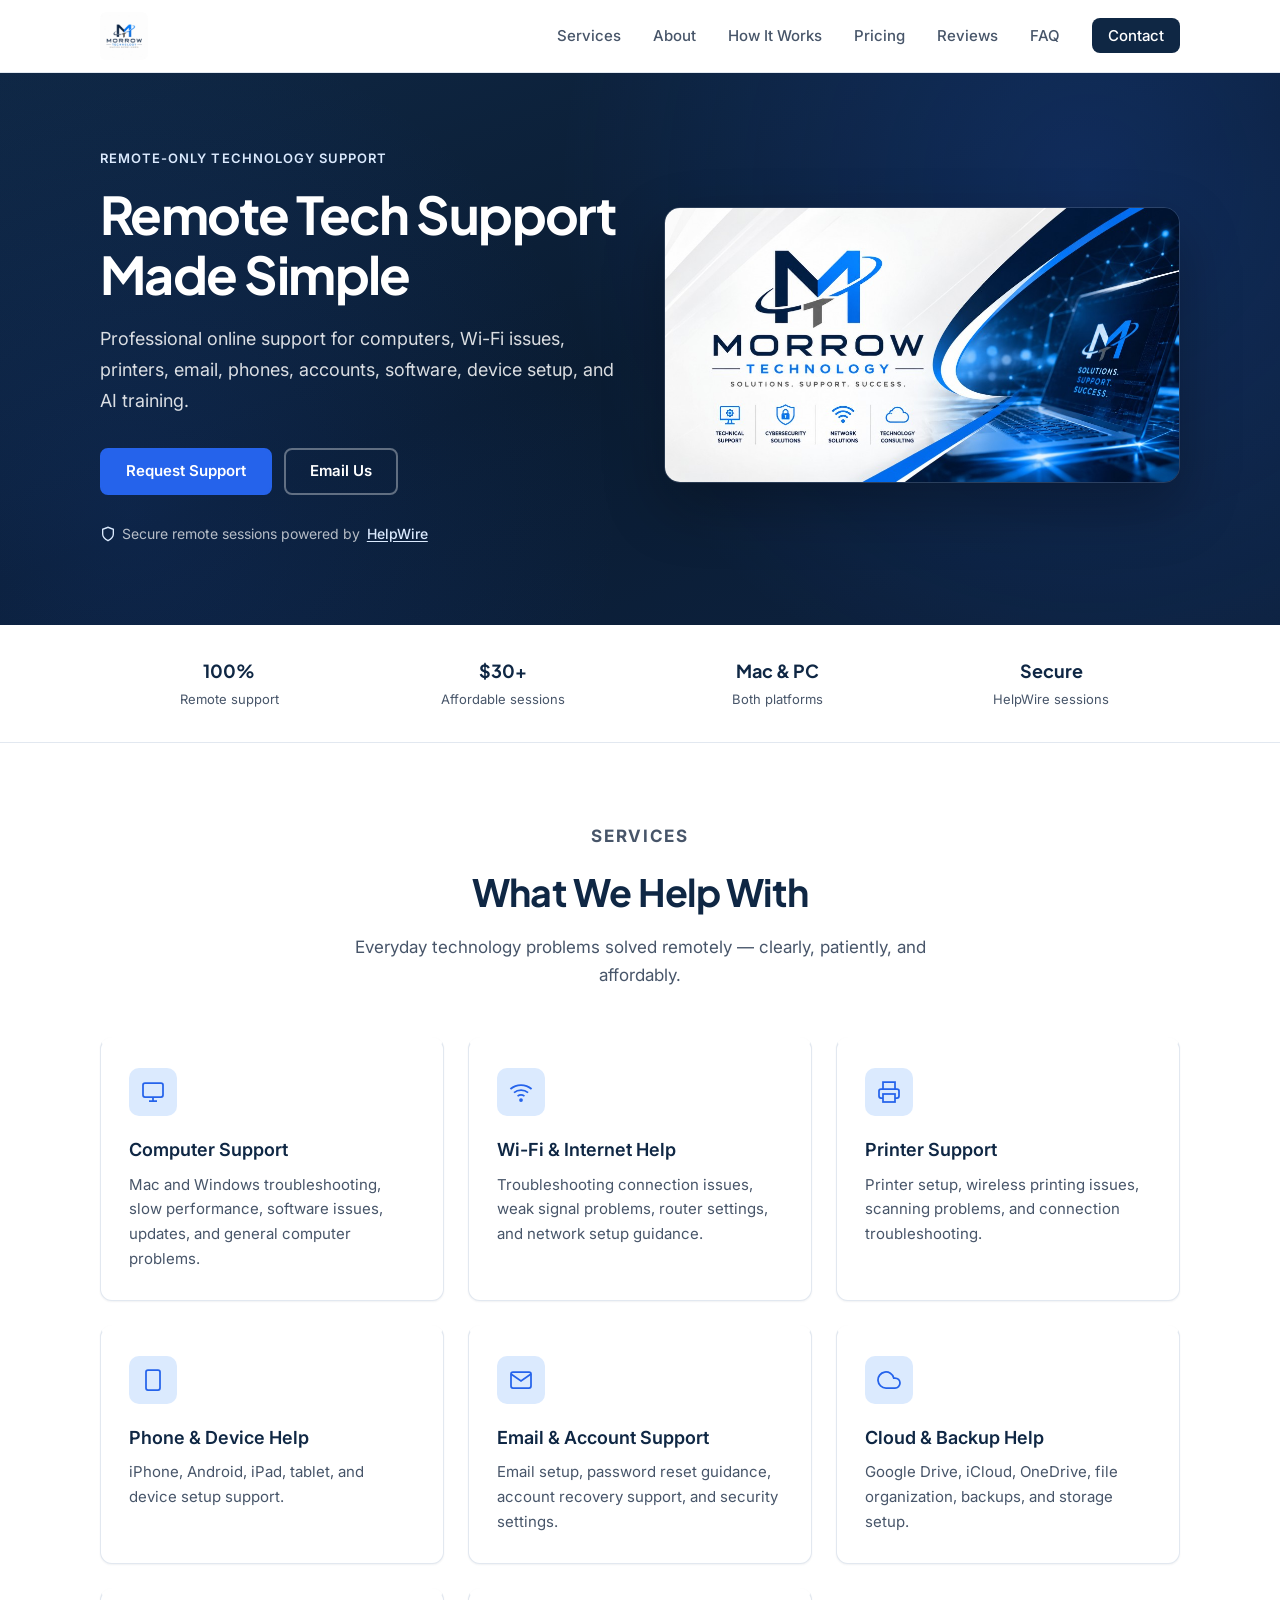
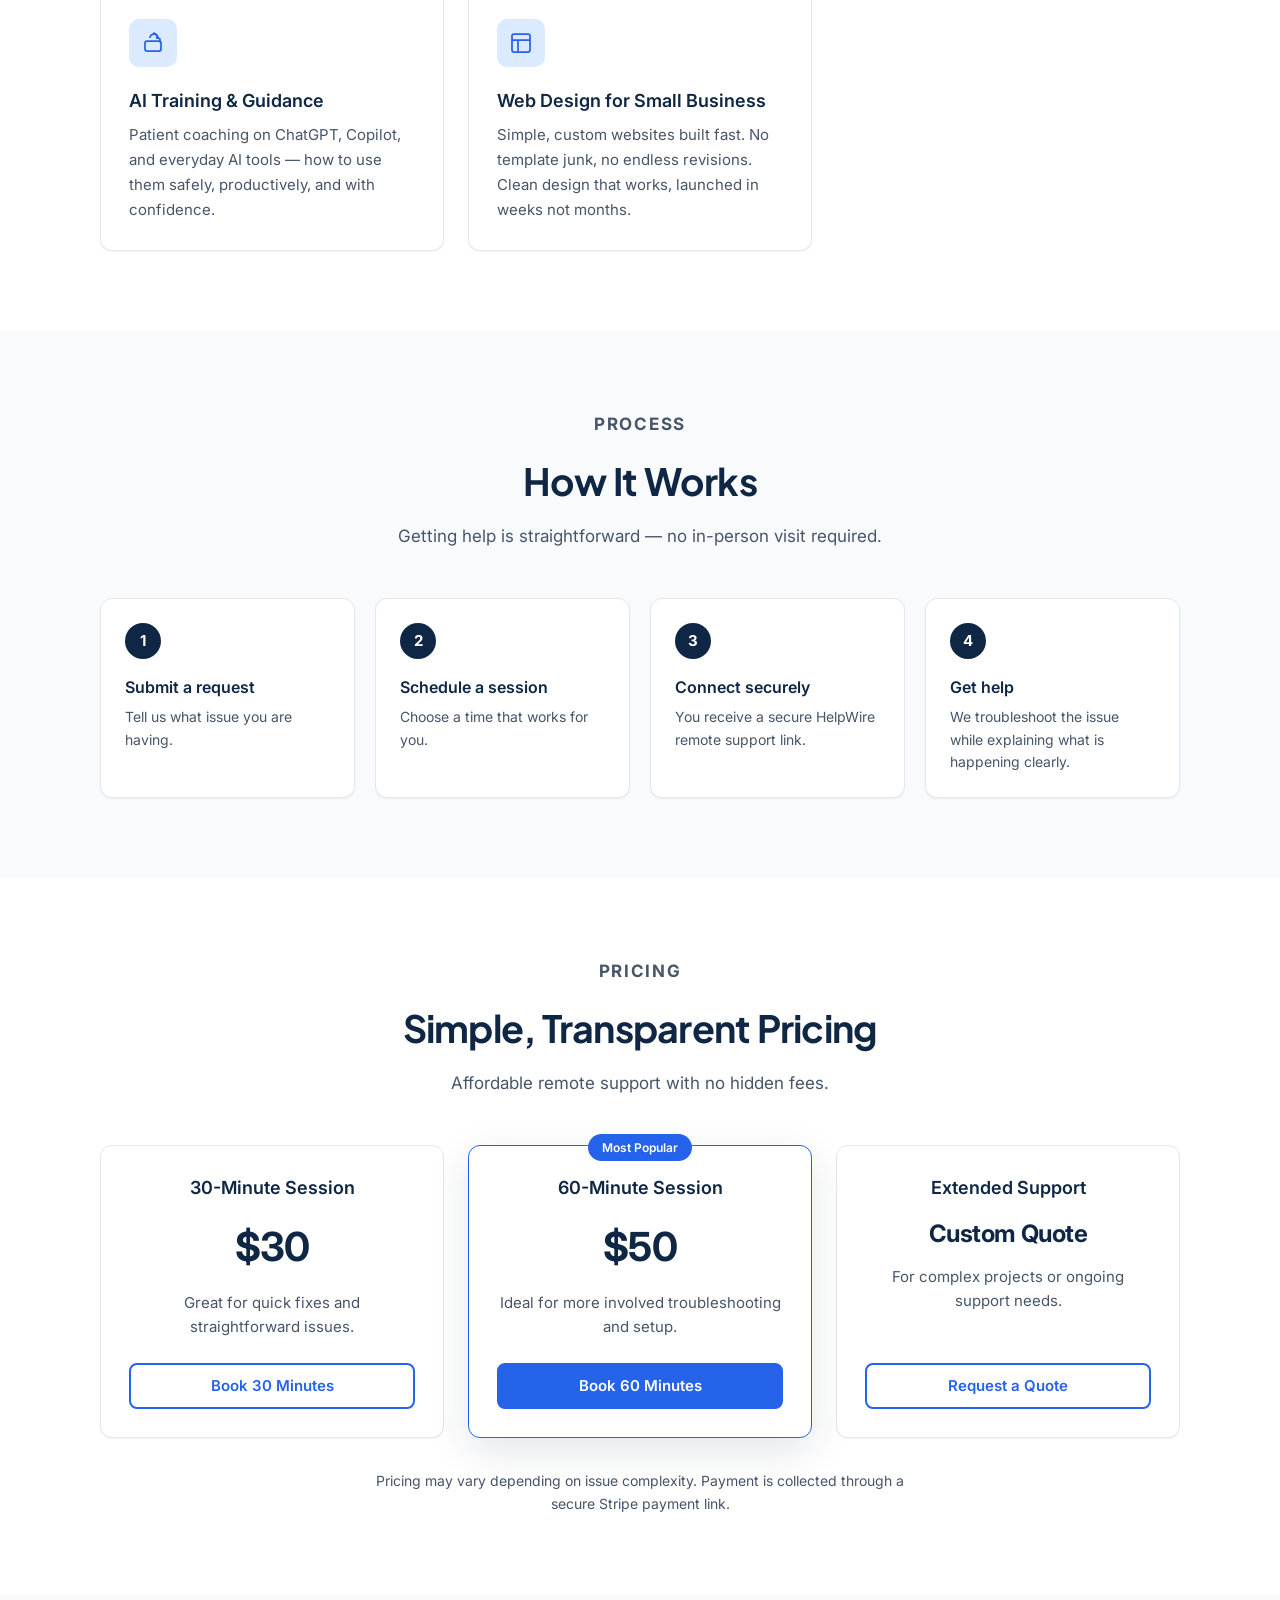
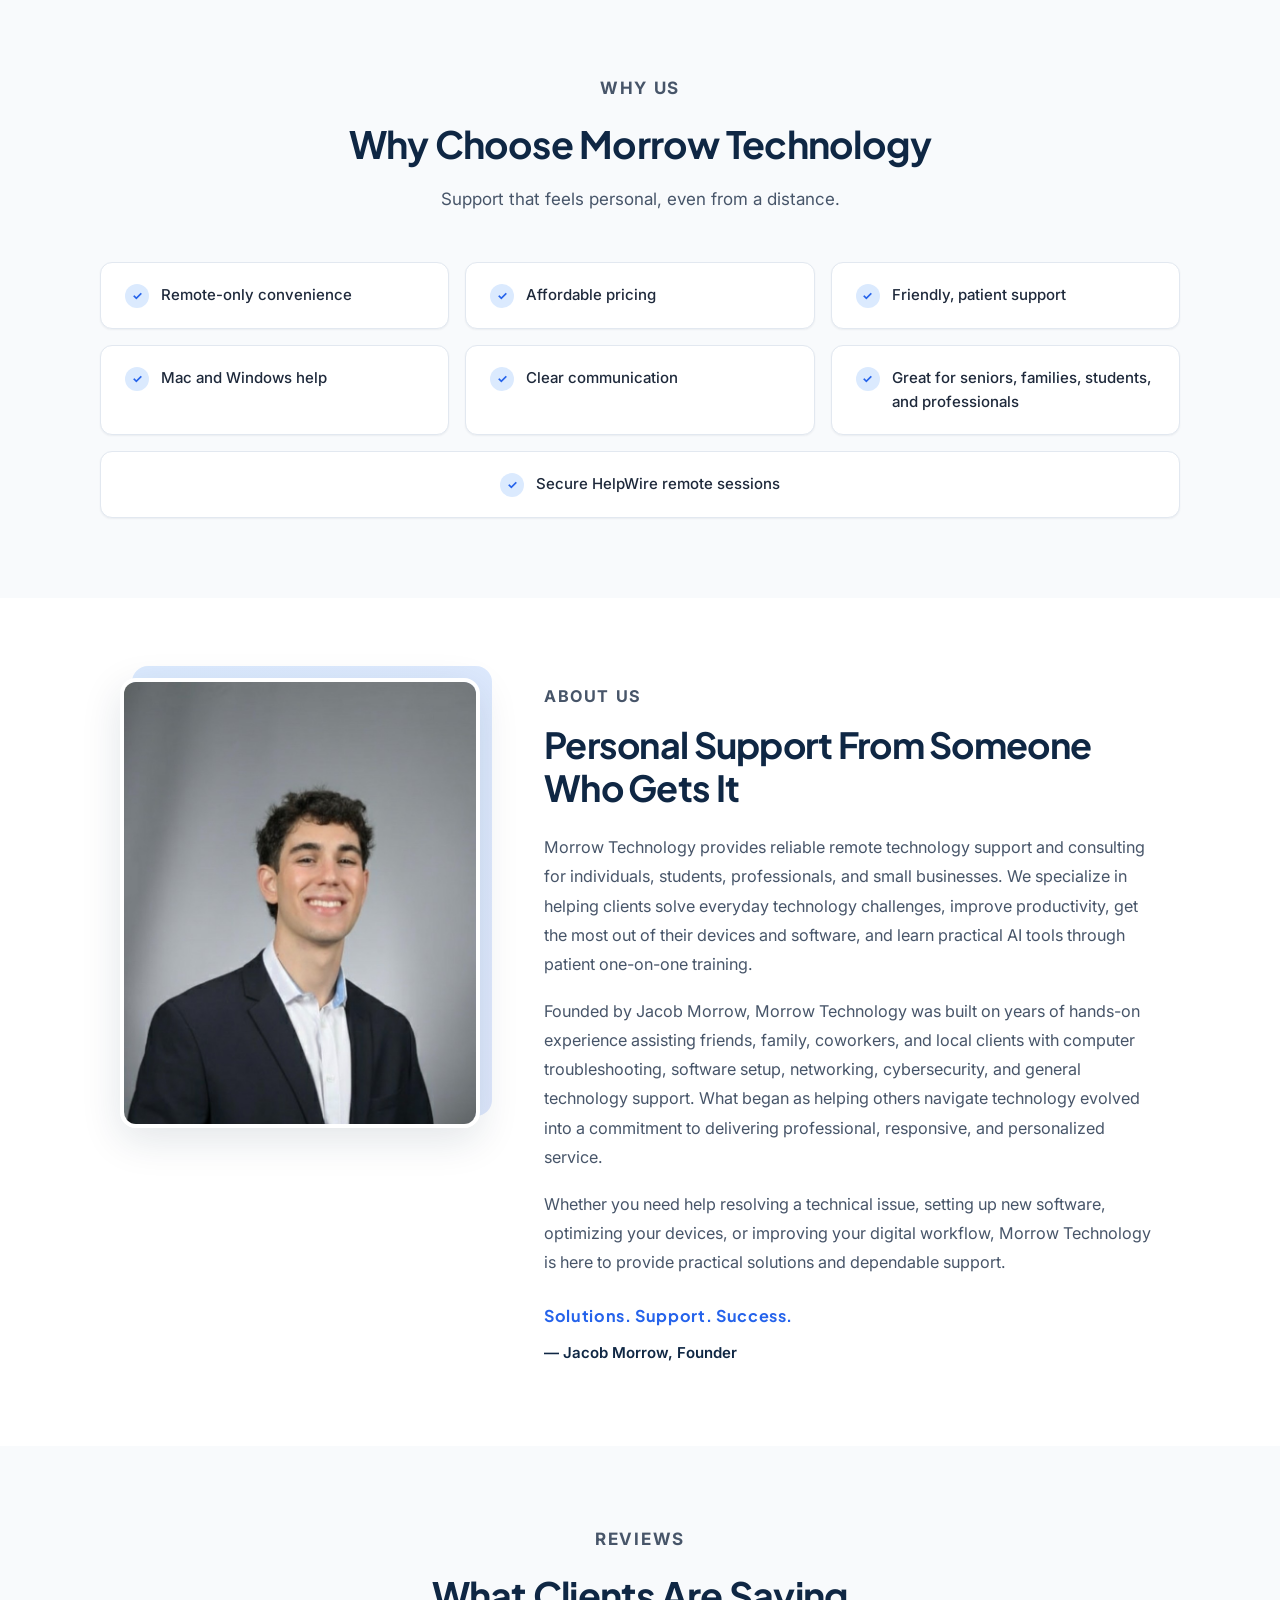
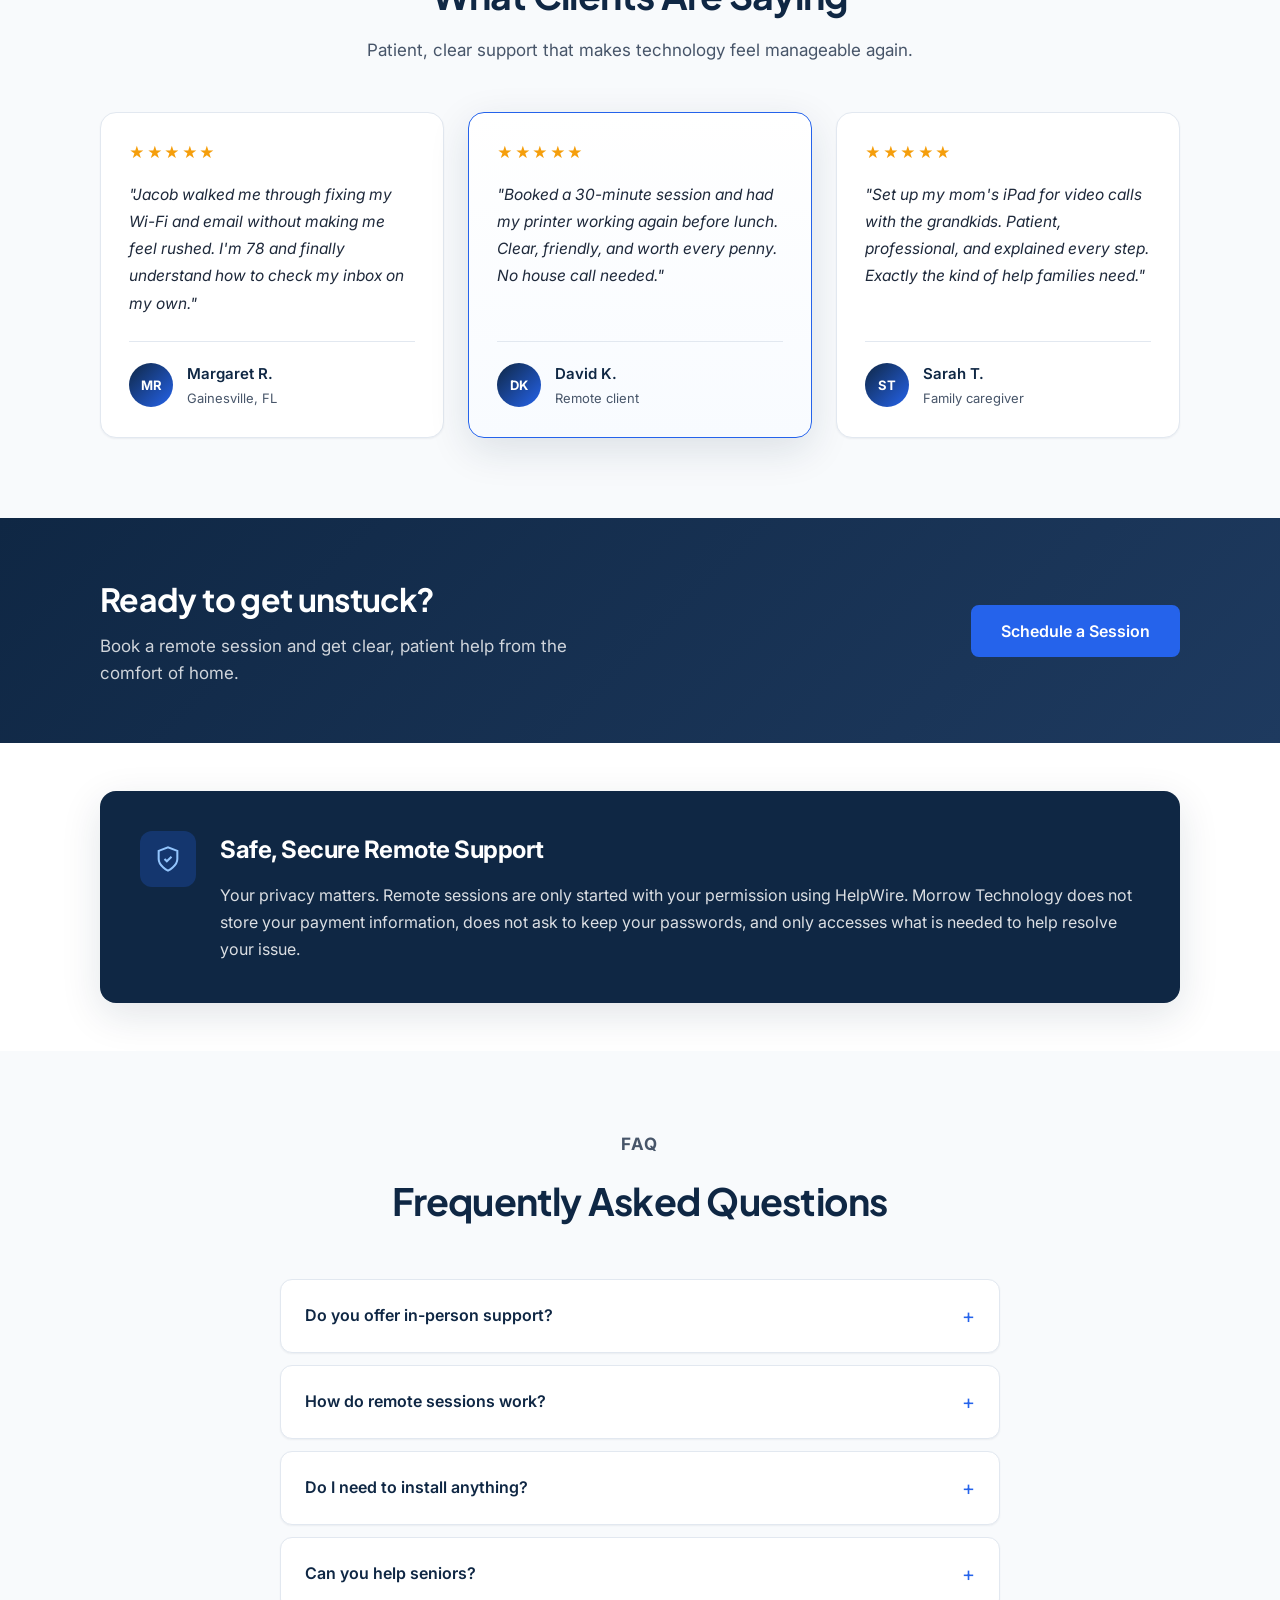
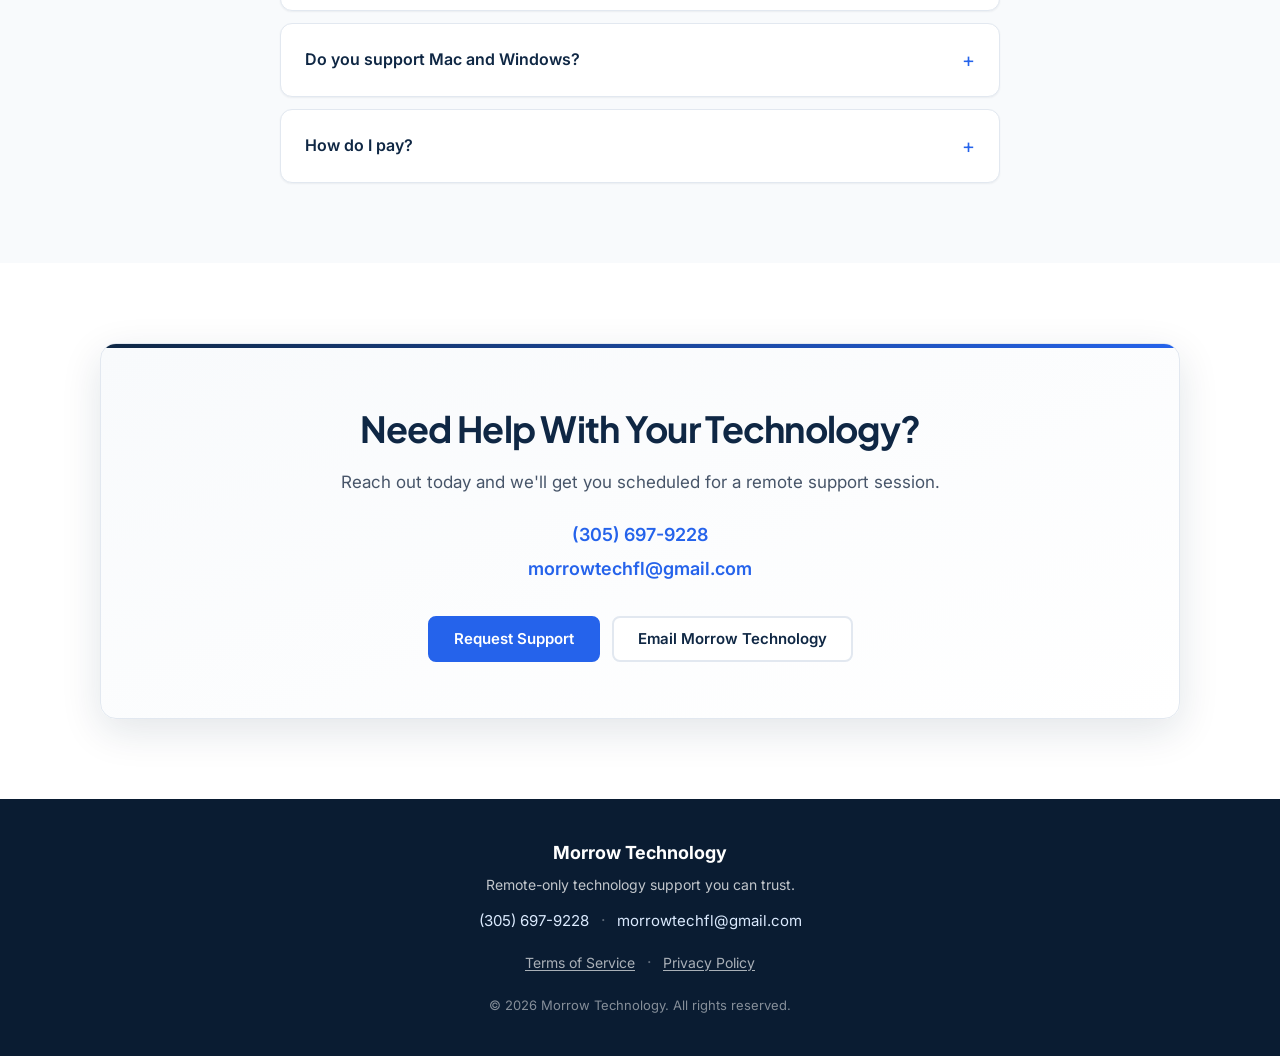
<file: index.html>
<!DOCTYPE html>
<html lang="en">
<head>
  <meta charset="UTF-8">
  <meta name="viewport" content="width=device-width, initial-scale=1.0">
  <meta name="description" content="Morrow Technology provides remote-only technology support and AI training for individuals, families, professionals, students, and seniors. Get help with computers, Wi-Fi, printers, email, and more.">
  <title>Morrow Technology | Remote Tech Support</title>
  <link rel="icon" type="image/png" href="assets/favicon.png">
  <link rel="apple-touch-icon" href="assets/favicon.png">
  <link rel="preconnect" href="https://fonts.googleapis.com">
  <link rel="preconnect" href="https://fonts.gstatic.com" crossorigin>
  <link href="https://fonts.googleapis.com/css2?family=Inter:wght@400;500;600;700&family=Plus+Jakarta+Sans:wght@600;700;800&display=swap" rel="stylesheet">
  <link rel="stylesheet" href="styles.css">
</head>
<body>

  <span id="top" class="page-top-anchor" aria-hidden="true"></span>

  <!-- ========== NAVIGATION ========== -->
  <header class="site-header">
    <nav class="nav container" aria-label="Main navigation">
      <a href="#top" class="logo" id="site-logo" aria-label="Back to top of page">
        <img src="assets/logo.png" alt="Morrow Technology" class="logo-img">
      </a>

      <button class="nav-toggle" aria-label="Open menu" aria-expanded="false" aria-controls="nav-menu">
        <span class="nav-toggle-bar"></span>
        <span class="nav-toggle-bar"></span>
        <span class="nav-toggle-bar"></span>
      </button>

      <ul class="nav-menu" id="nav-menu">
        <li><a href="#services">Services</a></li>
        <li><a href="#about">About</a></li>
        <li><a href="#how-it-works">How It Works</a></li>
        <li><a href="#pricing">Pricing</a></li>
        <li><a href="#testimonials">Reviews</a></li>
        <li><a href="#faq">FAQ</a></li>
        <li><a href="#contact" class="nav-cta">Contact</a></li>
      </ul>
    </nav>
  </header>

  <main>

    <!-- ========== HERO ========== -->
    <section class="hero" aria-labelledby="hero-heading">
      <div class="hero-bg" aria-hidden="true"></div>
      <div class="container hero-inner">
        <div class="hero-content">
          <p class="eyebrow">Remote-Only Technology Support</p>
          <h1 id="hero-heading">Remote Tech Support Made Simple</h1>
          <p class="hero-subheadline">
            Professional online support for computers, Wi-Fi issues, printers, email, phones, accounts, software, device setup, and AI training.
          </p>
          <div class="hero-actions">
            <a href="https://calendly.com/morrowtechnology" class="btn btn-primary" id="hero-request-support" target="_blank" rel="noopener noreferrer">Request Support</a>
            <a href="mailto:morrowtechfl@gmail.com" class="btn btn-secondary" id="hero-email">Email Us</a>
          </div>
          <p class="trust-line">
            <svg class="trust-icon" viewBox="0 0 24 24" fill="none" stroke="currentColor" stroke-width="2" aria-hidden="true">
              <path d="M12 22s8-4 8-10V5l-8-3-8 3v7c0 6 8 10 8 10z"/>
            </svg>
            Secure remote sessions powered by
            <a href="https://www.helpwire.app/" class="inline-link" id="helpwire-link">HelpWire</a>
          </p>
        </div>
        <div class="hero-visual">
          <!-- TODO: Replace banner image path if you update marketing artwork -->
          <img
            src="assets/banner.png"
            alt="Morrow Technology — Solutions. Support. Success. Technical support, cybersecurity, network solutions, and technology consulting."
            class="hero-banner"
            width="1024"
            height="546"
            loading="eager"
          >
        </div>
      </div>
    </section>

    <!-- ========== TRUST STRIP ========== -->
    <section class="trust-strip" aria-label="Quick highlights">
      <div class="container trust-strip-inner">
        <div class="trust-stat">
          <span class="trust-stat-value">100%</span>
          <span class="trust-stat-label">Remote support</span>
        </div>
        <div class="trust-stat">
          <span class="trust-stat-value">$30+</span>
          <span class="trust-stat-label">Affordable sessions</span>
        </div>
        <div class="trust-stat">
          <span class="trust-stat-value">Mac &amp; PC</span>
          <span class="trust-stat-label">Both platforms</span>
        </div>
        <div class="trust-stat">
          <span class="trust-stat-value">Secure</span>
          <span class="trust-stat-label">HelpWire sessions</span>
        </div>
      </div>
    </section>

    <!-- ========== SERVICES ========== -->
    <section class="section" id="services" aria-labelledby="services-heading">
      <div class="container">
        <header class="section-header">
          <p class="section-label">Services</p>
          <h2 id="services-heading">What We Help With</h2>
          <p>Everyday technology problems solved remotely — clearly, patiently, and affordably.</p>
        </header>

        <div class="card-grid services-grid">
          <article class="card service-card">
            <div class="card-icon" aria-hidden="true">
              <svg viewBox="0 0 24 24" fill="none" stroke="currentColor" stroke-width="1.75">
                <rect x="2" y="3" width="20" height="14" rx="2"/>
                <path d="M8 21h8M12 17v4"/>
              </svg>
            </div>
            <h3>Computer Support</h3>
            <p>Mac and Windows troubleshooting, slow performance, software issues, updates, and general computer problems.</p>
          </article>

          <article class="card service-card">
            <div class="card-icon" aria-hidden="true">
              <svg viewBox="0 0 24 24" fill="none" stroke="currentColor" stroke-width="1.75">
                <path d="M5 12.55a11 11 0 0 1 14.08 0"/>
                <path d="M1.42 9a16 16 0 0 1 21.16 0"/>
                <path d="M8.53 16.11a6 6 0 0 1 6.95 0"/>
                <circle cx="12" cy="20" r="1"/>
              </svg>
            </div>
            <h3>Wi-Fi &amp; Internet Help</h3>
            <p>Troubleshooting connection issues, weak signal problems, router settings, and network setup guidance.</p>
          </article>

          <article class="card service-card">
            <div class="card-icon" aria-hidden="true">
              <svg viewBox="0 0 24 24" fill="none" stroke="currentColor" stroke-width="1.75">
                <polyline points="6 9 6 2 18 2 18 9"/>
                <path d="M6 18H4a2 2 0 0 1-2-2v-5a2 2 0 0 1 2-2h16a2 2 0 0 1 2 2v5a2 2 0 0 1-2 2h-2"/>
                <rect x="6" y="14" width="12" height="8"/>
              </svg>
            </div>
            <h3>Printer Support</h3>
            <p>Printer setup, wireless printing issues, scanning problems, and connection troubleshooting.</p>
          </article>

          <article class="card service-card">
            <div class="card-icon" aria-hidden="true">
              <svg viewBox="0 0 24 24" fill="none" stroke="currentColor" stroke-width="1.75">
                <rect x="5" y="2" width="14" height="20" rx="2"/>
                <path d="M12 18h.01"/>
              </svg>
            </div>
            <h3>Phone &amp; Device Help</h3>
            <p>iPhone, Android, iPad, tablet, and device setup support.</p>
          </article>

          <article class="card service-card">
            <div class="card-icon" aria-hidden="true">
              <svg viewBox="0 0 24 24" fill="none" stroke="currentColor" stroke-width="1.75">
                <path d="M4 4h16c1.1 0 2 .9 2 2v12c0 1.1-.9 2-2 2H4c-1.1 0-2-.9-2-2V6c0-1.1.9-2 2-2z"/>
                <polyline points="22,6 12,13 2,6"/>
              </svg>
            </div>
            <h3>Email &amp; Account Support</h3>
            <p>Email setup, password reset guidance, account recovery support, and security settings.</p>
          </article>

          <article class="card service-card">
            <div class="card-icon" aria-hidden="true">
              <svg viewBox="0 0 24 24" fill="none" stroke="currentColor" stroke-width="1.75">
                <path d="M18 10h-1.26A8 8 0 1 0 9 20h9a5 5 0 0 0 0-10z"/>
              </svg>
            </div>
            <h3>Cloud &amp; Backup Help</h3>
            <p>Google Drive, iCloud, OneDrive, file organization, backups, and storage setup.</p>
          </article>

          <article class="card service-card">
            <div class="card-icon" aria-hidden="true">
              <svg viewBox="0 0 24 24" fill="none" stroke="currentColor" stroke-width="1.75">
                <path d="M12 2a4 4 0 0 1 4 4v1h1a2 2 0 0 1 2 2v2.5"/>
                <path d="M9 7a4 4 0 0 1 8 0"/>
                <rect x="4" y="10" width="16" height="10" rx="2"/>
                <path d="M9 16h.01M15 16h.01"/>
              </svg>
            </div>
            <h3>AI Training &amp; Guidance</h3>
            <p>Patient coaching on ChatGPT, Copilot, and everyday AI tools — how to use them safely, productively, and with confidence.</p>
          </article>

          <article class="card service-card">
            <div class="card-icon" aria-hidden="true">
              <svg viewBox="0 0 24 24" fill="none" stroke="currentColor" stroke-width="1.75">
                <rect x="3" y="3" width="18" height="18" rx="2"/>
                <path d="M3 9h18M9 21V9"/>
              </svg>
            </div>
            <h3>Web Design for Small Business</h3>
            <p>Simple, custom websites built fast. No template junk, no endless revisions. Clean design that works, launched in weeks not months.</p>
          </article>
        </div>
      </div>
    </section>

    <!-- ========== HOW IT WORKS ========== -->
    <section class="section section-alt" id="how-it-works" aria-labelledby="how-heading">
      <div class="container">
        <header class="section-header">
          <p class="section-label">Process</p>
          <h2 id="how-heading">How It Works</h2>
          <p>Getting help is straightforward — no in-person visit required.</p>
        </header>

        <ol class="steps">
          <li class="step-card">
            <span class="step-number">1</span>
            <div>
              <h3>Submit a request</h3>
              <p>Tell us what issue you are having.</p>
            </div>
          </li>
          <li class="step-card">
            <span class="step-number">2</span>
            <div>
              <h3>Schedule a session</h3>
              <p>Choose a time that works for you.</p>
            </div>
          </li>
          <li class="step-card">
            <span class="step-number">3</span>
            <div>
              <h3>Connect securely</h3>
              <p>You receive a secure HelpWire remote support link.</p>
            </div>
          </li>
          <li class="step-card">
            <span class="step-number">4</span>
            <div>
              <h3>Get help</h3>
              <p>We troubleshoot the issue while explaining what is happening clearly.</p>
            </div>
          </li>
        </ol>
      </div>
    </section>

    <!-- ========== PRICING ========== -->
    <section class="section" id="pricing" aria-labelledby="pricing-heading">
      <div class="container">
        <header class="section-header">
          <p class="section-label">Pricing</p>
          <h2 id="pricing-heading">Simple, Transparent Pricing</h2>
          <p>Affordable remote support with no hidden fees.</p>
        </header>

        <div class="card-grid pricing-grid">
          <article class="card pricing-card">
            <h3>30-Minute Session</h3>
            <p class="price"><span class="price-amount">$30</span></p>
            <p class="pricing-desc">Great for quick fixes and straightforward issues.</p>
            <a href="https://calendly.com/morrowtechnology" class="btn btn-outline btn-block pricing-book-btn" target="_blank" rel="noopener noreferrer">Book 30 Minutes</a>
          </article>

          <article class="card pricing-card pricing-card-featured">
            <span class="pricing-badge">Most Popular</span>
            <h3>60-Minute Session</h3>
            <p class="price"><span class="price-amount">$50</span></p>
            <p class="pricing-desc">Ideal for more involved troubleshooting and setup.</p>
            <a href="https://calendly.com/morrowtechnology" class="btn btn-primary btn-block pricing-book-btn" target="_blank" rel="noopener noreferrer">Book 60 Minutes</a>
          </article>

          <article class="card pricing-card">
            <h3>Extended Support</h3>
            <p class="price"><span class="price-amount price-custom">Custom Quote</span></p>
            <p class="pricing-desc">For complex projects or ongoing support needs.</p>
            <a href="mailto:morrowtechfl@gmail.com" class="btn btn-outline btn-block" id="pricing-quote-btn">Request a Quote</a>
          </article>
        </div>

        <p class="disclaimer">
          Pricing may vary depending on issue complexity. Payment is collected through a secure Stripe payment link.
        </p>
      </div>
    </section>

    <!-- ========== WHY CHOOSE US ========== -->
    <section class="section section-alt" id="why-us" aria-labelledby="why-heading">
      <div class="container">
        <header class="section-header">
          <p class="section-label">Why Us</p>
          <h2 id="why-heading">Why Choose Morrow Technology</h2>
          <p>Support that feels personal, even from a distance.</p>
        </header>

        <ul class="benefits-grid">
          <li class="benefit-card">
            <span class="benefit-icon" aria-hidden="true">✓</span>
            <span>Remote-only convenience</span>
          </li>
          <li class="benefit-card">
            <span class="benefit-icon" aria-hidden="true">✓</span>
            <span>Affordable pricing</span>
          </li>
          <li class="benefit-card">
            <span class="benefit-icon" aria-hidden="true">✓</span>
            <span>Friendly, patient support</span>
          </li>
          <li class="benefit-card">
            <span class="benefit-icon" aria-hidden="true">✓</span>
            <span>Mac and Windows help</span>
          </li>
          <li class="benefit-card">
            <span class="benefit-icon" aria-hidden="true">✓</span>
            <span>Clear communication</span>
          </li>
          <li class="benefit-card">
            <span class="benefit-icon" aria-hidden="true">✓</span>
            <span>Great for seniors, families, students, and professionals</span>
          </li>
          <li class="benefit-card benefit-card-wide">
            <span class="benefit-icon" aria-hidden="true">✓</span>
            <span>Secure HelpWire remote sessions</span>
          </li>
        </ul>
      </div>
    </section>

    <!-- ========== ABOUT ========== -->
    <section class="section" id="about" aria-labelledby="about-heading">
      <div class="container">
        <div class="about-grid">
          <div class="about-photo-wrap">
            <!-- TODO: Replace photo path if you update your headshot -->
            <img src="assets/jacob-morrow.png" alt="Jacob Morrow, founder of Morrow Technology" class="about-photo" width="420" height="520">
          </div>
          <div class="about-content">
            <p class="section-label">About Us</p>
            <h2 id="about-heading">Personal Support From Someone Who Gets It</h2>
            <p>
              Morrow Technology provides reliable remote technology support and consulting for individuals, students, professionals, and small businesses. We specialize in helping clients solve everyday technology challenges, improve productivity, get the most out of their devices and software, and learn practical AI tools through patient one-on-one training.
            </p>
            <p>
              Founded by Jacob Morrow, Morrow Technology was built on years of hands-on experience assisting friends, family, coworkers, and local clients with computer troubleshooting, software setup, networking, cybersecurity, and general technology support. What began as helping others navigate technology evolved into a commitment to delivering professional, responsive, and personalized service.
            </p>
            <p>
              Whether you need help resolving a technical issue, setting up new software, optimizing your devices, or improving your digital workflow, Morrow Technology is here to provide practical solutions and dependable support.
            </p>
            <p class="about-tagline">Solutions. Support. Success.</p>
            <p class="about-signature">— Jacob Morrow, Founder</p>
          </div>
        </div>
      </div>
    </section>

    <!-- ========== TESTIMONIALS ========== -->
    <!-- TODO: Replace testimonial quotes with real client feedback when available -->
    <section class="section section-alt" id="testimonials" aria-labelledby="testimonials-heading">
      <div class="container">
        <header class="section-header">
          <p class="section-label">Reviews</p>
          <h2 id="testimonials-heading">What Clients Are Saying</h2>
          <p>Patient, clear support that makes technology feel manageable again.</p>
        </header>

        <div class="testimonials-grid">
          <article class="testimonial-card">
            <div class="testimonial-stars" aria-label="5 out of 5 stars">★★★★★</div>
            <blockquote>
              <p>"Jacob walked me through fixing my Wi-Fi and email without making me feel rushed. I'm 78 and finally understand how to check my inbox on my own."</p>
            </blockquote>
            <footer class="testimonial-author">
              <span class="testimonial-avatar" aria-hidden="true">MR</span>
              <div>
                <cite>Margaret R.</cite>
                <span class="testimonial-meta">Gainesville, FL</span>
              </div>
            </footer>
          </article>

          <article class="testimonial-card testimonial-card-featured">
            <div class="testimonial-stars" aria-label="5 out of 5 stars">★★★★★</div>
            <blockquote>
              <p>"Booked a 30-minute session and had my printer working again before lunch. Clear, friendly, and worth every penny. No house call needed."</p>
            </blockquote>
            <footer class="testimonial-author">
              <span class="testimonial-avatar" aria-hidden="true">DK</span>
              <div>
                <cite>David K.</cite>
                <span class="testimonial-meta">Remote client</span>
              </div>
            </footer>
          </article>

          <article class="testimonial-card">
            <div class="testimonial-stars" aria-label="5 out of 5 stars">★★★★★</div>
            <blockquote>
              <p>"Set up my mom's iPad for video calls with the grandkids. Patient, professional, and explained every step. Exactly the kind of help families need."</p>
            </blockquote>
            <footer class="testimonial-author">
              <span class="testimonial-avatar" aria-hidden="true">ST</span>
              <div>
                <cite>Sarah T.</cite>
                <span class="testimonial-meta">Family caregiver</span>
              </div>
            </footer>
          </article>
        </div>
      </div>
    </section>

    <!-- ========== CTA BAND ========== -->
    <section class="cta-band" aria-labelledby="cta-heading">
      <div class="container cta-band-inner">
        <div>
          <h2 id="cta-heading">Ready to get unstuck?</h2>
          <p>Book a remote session and get clear, patient help from the comfort of home.</p>
        </div>
        <a href="https://calendly.com/morrowtechnology" class="btn btn-primary btn-lg" target="_blank" rel="noopener noreferrer">Schedule a Session</a>
      </div>
    </section>

    <!-- ========== SECURITY & PRIVACY ========== -->
    <section class="section security-section" id="security" aria-labelledby="security-heading">
      <div class="container">
        <div class="security-card">
          <div class="security-icon" aria-hidden="true">
            <svg viewBox="0 0 24 24" fill="none" stroke="currentColor" stroke-width="1.75">
              <path d="M12 22s8-4 8-10V5l-8-3-8 3v7c0 6 8 10 8 10z"/>
              <path d="M9 12l2 2 4-4"/>
            </svg>
          </div>
          <div>
            <h2 id="security-heading">Safe, Secure Remote Support</h2>
            <p>
              Your privacy matters. Remote sessions are only started with your permission using HelpWire.
              Morrow Technology does not store your payment information, does not ask to keep your passwords,
              and only accesses what is needed to help resolve your issue.
            </p>
          </div>
        </div>
      </div>
    </section>

    <!-- ========== FAQ ========== -->
    <section class="section section-alt" id="faq" aria-labelledby="faq-heading">
      <div class="container">
        <header class="section-header">
          <p class="section-label">FAQ</p>
          <h2 id="faq-heading">Frequently Asked Questions</h2>
        </header>

        <div class="faq-list">
          <details class="faq-item">
            <summary>Do you offer in-person support?</summary>
            <p>No. Morrow Technology is currently remote-only.</p>
          </details>

          <details class="faq-item">
            <summary>How do remote sessions work?</summary>
            <p>You will receive a secure HelpWire link. You approve the connection before support begins.</p>
          </details>

          <details class="faq-item">
            <summary>Do I need to install anything?</summary>
            <p>In most cases, you may need to follow a simple HelpWire connection process. We will guide you through it.</p>
          </details>

          <details class="faq-item">
            <summary>Can you help seniors?</summary>
            <p>Yes. We provide patient, step-by-step support for seniors and anyone who wants technology explained clearly.</p>
          </details>

          <details class="faq-item">
            <summary>Do you support Mac and Windows?</summary>
            <p>Yes. We support both Mac and Windows users.</p>
          </details>

          <details class="faq-item">
            <summary>How do I pay?</summary>
            <p>Payment is accepted through a secure Stripe payment link.</p>
          </details>
        </div>
      </div>
    </section>

    <!-- ========== CONTACT ========== -->
    <section class="section contact-section" id="contact" aria-labelledby="contact-heading">
      <div class="container">
        <div class="contact-card">
          <h2 id="contact-heading">Need Help With Your Technology?</h2>
          <p class="contact-subtext">Reach out today and we'll get you scheduled for a remote support session.</p>

          <div class="contact-info">
            <!-- TODO: Update phone and email here -->
            <p class="contact-phone">
              <a href="tel:+13056979228" id="contact-phone">(305) 697-9228</a>
            </p>
            <p class="contact-email">
              <a href="mailto:morrowtechfl@gmail.com">morrowtechfl@gmail.com</a>
            </p>
          </div>

          <div class="contact-actions">
            <a href="https://calendly.com/morrowtechnology" class="btn btn-primary" id="contact-request-support" target="_blank" rel="noopener noreferrer">Request Support</a>
            <!-- TODO: Update mailto email -->
            <a href="mailto:morrowtechfl@gmail.com" class="btn btn-secondary" id="contact-email-btn">Email Morrow Technology</a>
          </div>
        </div>
      </div>
    </section>

  </main>

  <!-- ========== FOOTER ========== -->
  <footer class="site-footer">
    <div class="container footer-inner">
      <p class="footer-brand">Morrow Technology</p>
      <p class="footer-tagline">Remote-only technology support you can trust.</p>
      <p class="footer-contact">
        <!-- TODO: Update phone and email -->
        <a href="tel:+13056979228" id="footer-phone">(305) 697-9228</a>
        <span class="footer-separator" aria-hidden="true">·</span>
        <a href="mailto:morrowtechfl@gmail.com">morrowtechfl@gmail.com</a>
      </p>
      <p class="footer-legal">
        <a href="terms.html">Terms of Service</a>
        <span class="footer-separator" aria-hidden="true">·</span>
        <a href="privacy.html">Privacy Policy</a>
      </p>
      <p class="footer-copy">&copy; <span id="year"></span> Morrow Technology. All rights reserved.</p>
    </div>
  </footer>

  <script src="script.js?v=6"></script>
</body>
</html>
</file>
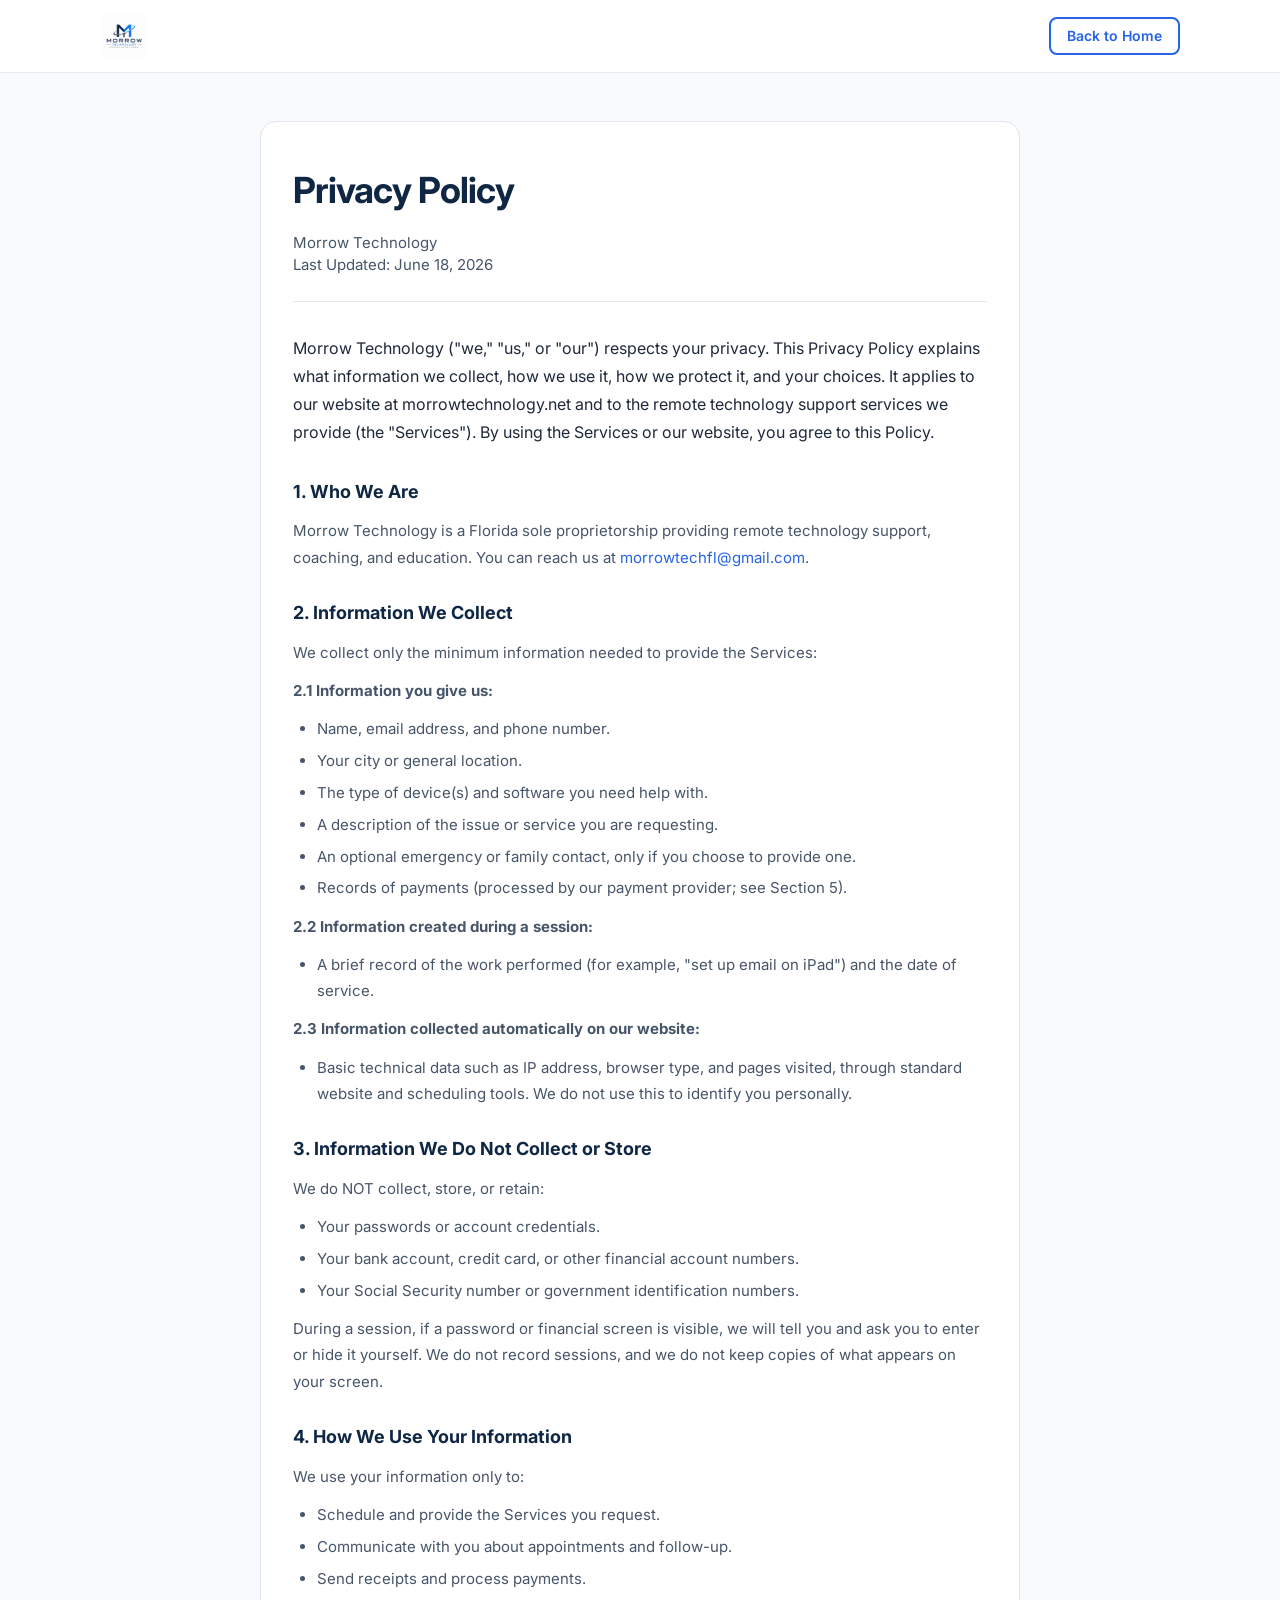
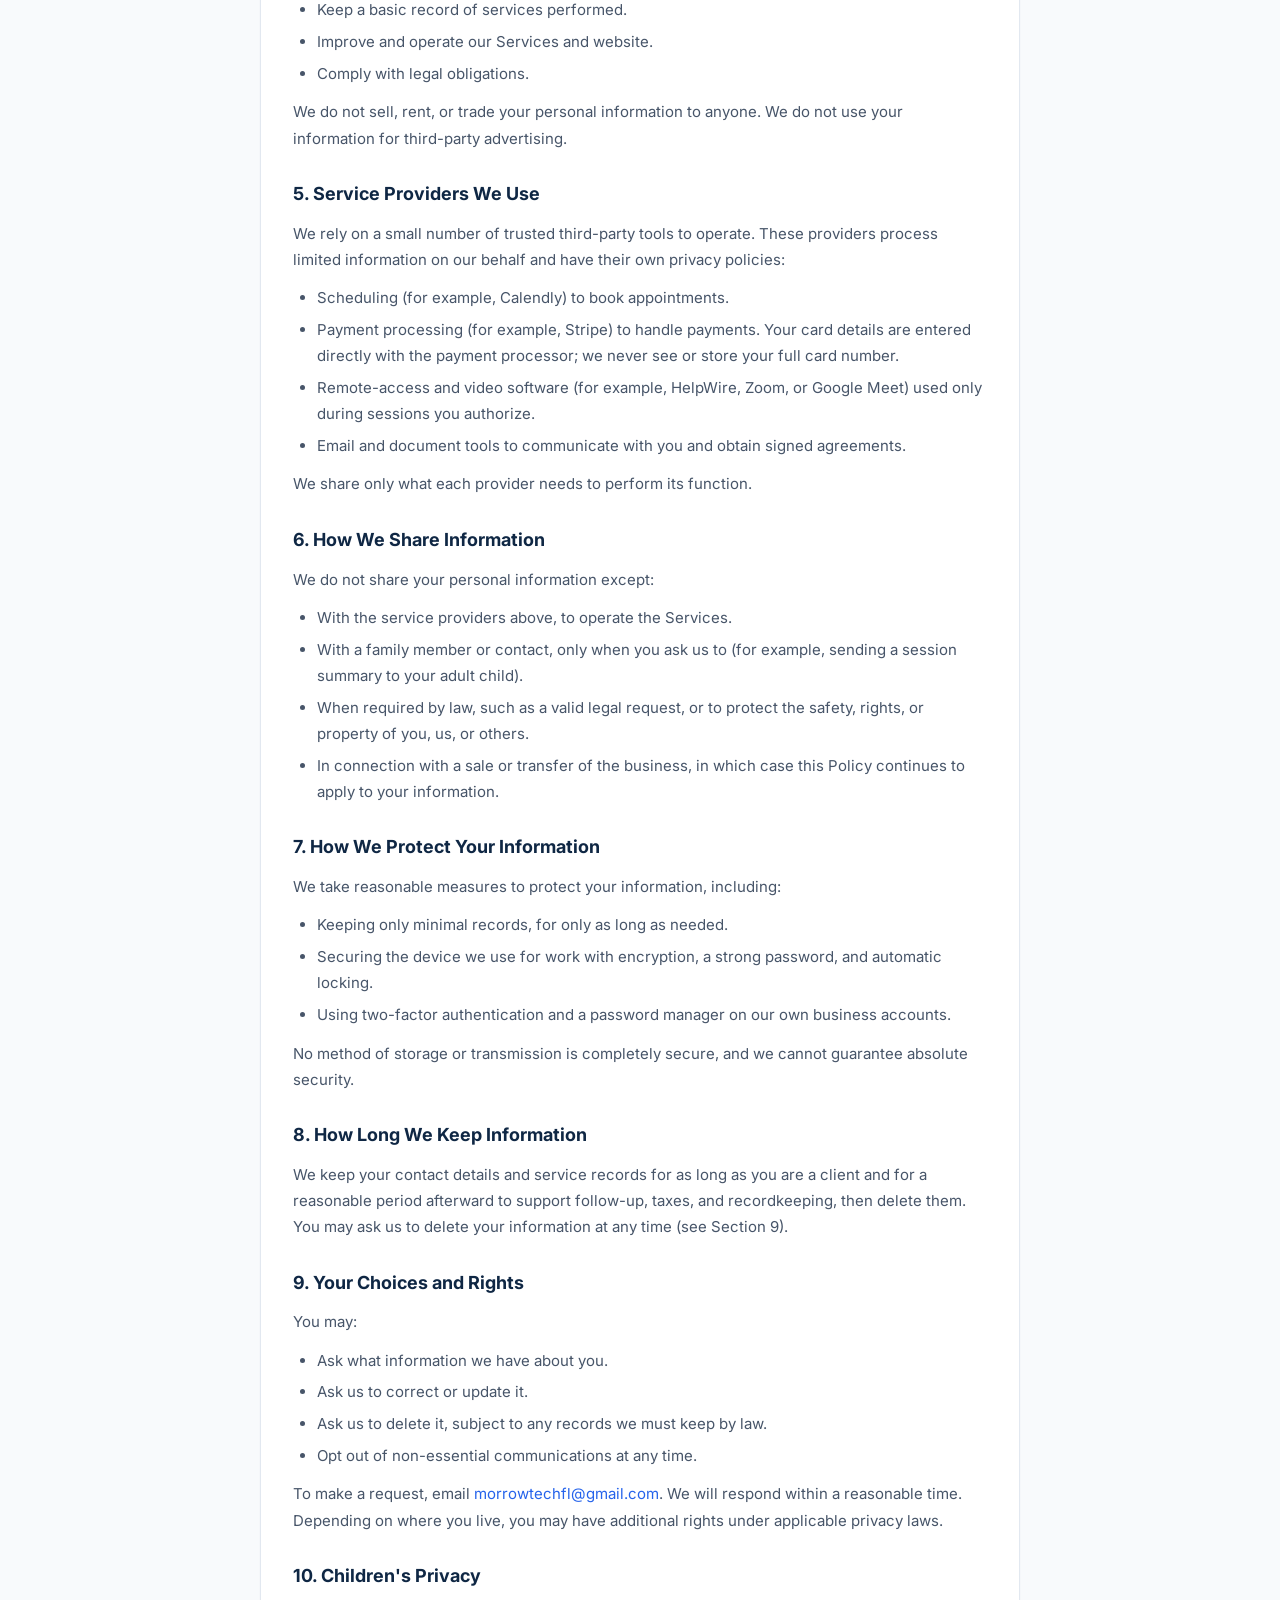
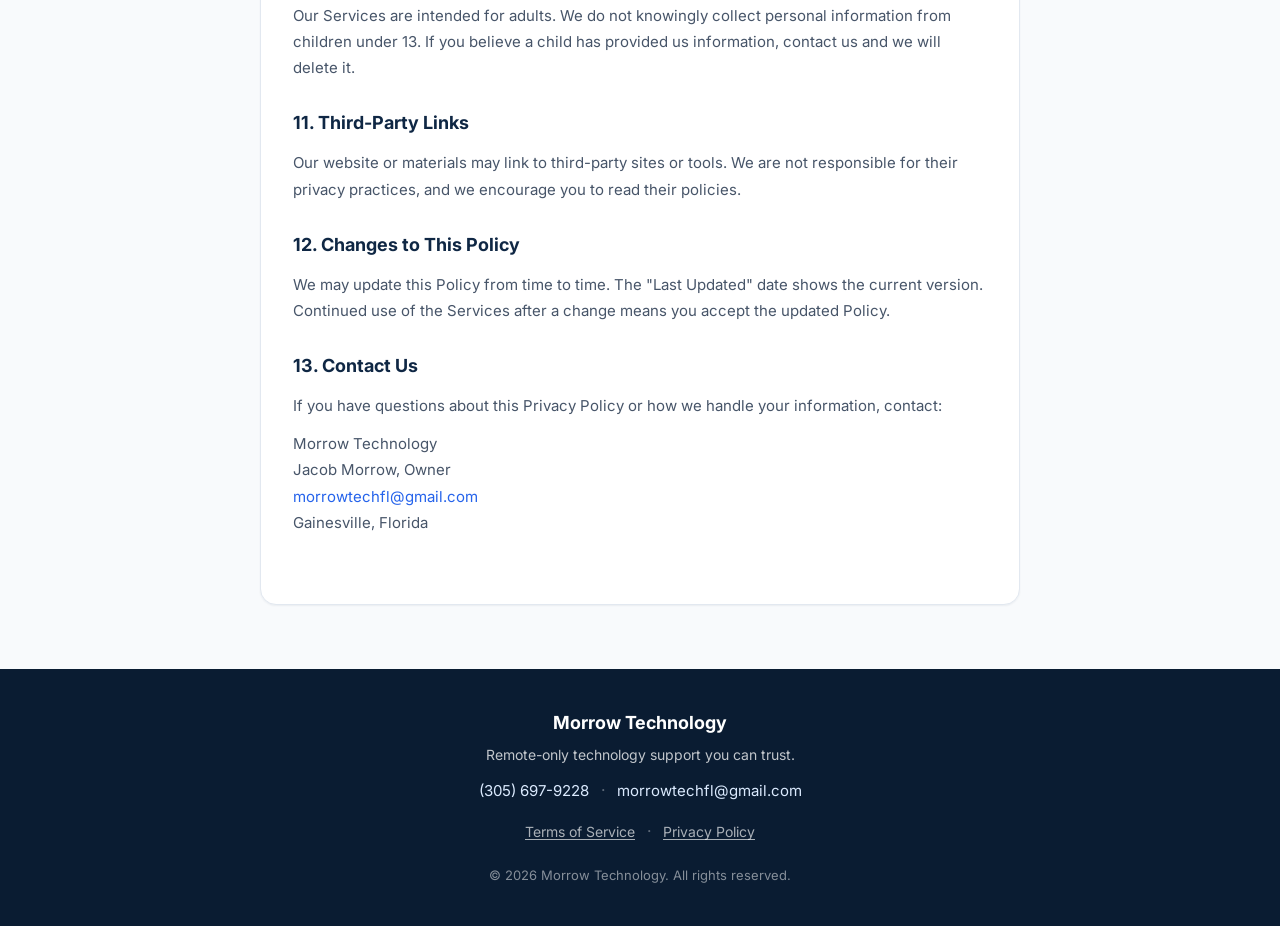
<file: privacy.html>
<!DOCTYPE html>
<html lang="en">
<head>
  <meta charset="UTF-8">
  <meta name="viewport" content="width=device-width, initial-scale=1.0">
  <meta name="description" content="Privacy Policy for Morrow Technology remote technology support services.">
  <title>Privacy Policy | Morrow Technology</title>
  <link rel="icon" type="image/png" href="assets/favicon.png">
  <link rel="apple-touch-icon" href="assets/favicon.png">
  <link rel="preconnect" href="https://fonts.googleapis.com">
  <link rel="preconnect" href="https://fonts.gstatic.com" crossorigin>
  <link href="https://fonts.googleapis.com/css2?family=Inter:wght@400;500;600;700&display=swap" rel="stylesheet">
  <link rel="stylesheet" href="styles.css">
</head>
<body>

  <header class="site-header" id="top">
    <nav class="nav container" aria-label="Main navigation">
      <a href="index.html#top" class="logo" aria-label="Back to home">
        <img src="assets/logo.png" alt="Morrow Technology" class="logo-img">
      </a>
      <a href="index.html" class="btn btn-outline legal-back-link">Back to Home</a>
    </nav>
  </header>

  <main class="legal-page">
    <div class="container">
      <article class="legal-content">
        <header class="legal-header">
          <h1>Privacy Policy</h1>
          <p class="legal-meta">Morrow Technology</p>
          <p class="legal-meta">Last Updated: June 18, 2026</p>
        </header>

        <p class="legal-intro">
          Morrow Technology ("we," "us," or "our") respects your privacy. This Privacy Policy explains what information we collect, how we use it, how we protect it, and your choices. It applies to our website at morrowtechnology.net and to the remote technology support services we provide (the "Services"). By using the Services or our website, you agree to this Policy.
        </p>

        <section class="legal-section">
          <h2>1. Who We Are</h2>
          <p>Morrow Technology is a Florida sole proprietorship providing remote technology support, coaching, and education. You can reach us at <a href="mailto:morrowtechfl@gmail.com">morrowtechfl@gmail.com</a>.</p>
        </section>

        <section class="legal-section">
          <h2>2. Information We Collect</h2>
          <p>We collect only the minimum information needed to provide the Services:</p>
          <p><strong>2.1 Information you give us:</strong></p>
          <ul class="legal-list">
            <li>Name, email address, and phone number.</li>
            <li>Your city or general location.</li>
            <li>The type of device(s) and software you need help with.</li>
            <li>A description of the issue or service you are requesting.</li>
            <li>An optional emergency or family contact, only if you choose to provide one.</li>
            <li>Records of payments (processed by our payment provider; see Section 5).</li>
          </ul>
          <p><strong>2.2 Information created during a session:</strong></p>
          <ul class="legal-list">
            <li>A brief record of the work performed (for example, "set up email on iPad") and the date of service.</li>
          </ul>
          <p><strong>2.3 Information collected automatically on our website:</strong></p>
          <ul class="legal-list">
            <li>Basic technical data such as IP address, browser type, and pages visited, through standard website and scheduling tools. We do not use this to identify you personally.</li>
          </ul>
        </section>

        <section class="legal-section">
          <h2>3. Information We Do Not Collect or Store</h2>
          <p>We do NOT collect, store, or retain:</p>
          <ul class="legal-list">
            <li>Your passwords or account credentials.</li>
            <li>Your bank account, credit card, or other financial account numbers.</li>
            <li>Your Social Security number or government identification numbers.</li>
          </ul>
          <p>During a session, if a password or financial screen is visible, we will tell you and ask you to enter or hide it yourself. We do not record sessions, and we do not keep copies of what appears on your screen.</p>
        </section>

        <section class="legal-section">
          <h2>4. How We Use Your Information</h2>
          <p>We use your information only to:</p>
          <ul class="legal-list">
            <li>Schedule and provide the Services you request.</li>
            <li>Communicate with you about appointments and follow-up.</li>
            <li>Send receipts and process payments.</li>
            <li>Keep a basic record of services performed.</li>
            <li>Improve and operate our Services and website.</li>
            <li>Comply with legal obligations.</li>
          </ul>
          <p>We do not sell, rent, or trade your personal information to anyone. We do not use your information for third-party advertising.</p>
        </section>

        <section class="legal-section">
          <h2>5. Service Providers We Use</h2>
          <p>We rely on a small number of trusted third-party tools to operate. These providers process limited information on our behalf and have their own privacy policies:</p>
          <ul class="legal-list">
            <li>Scheduling (for example, Calendly) to book appointments.</li>
            <li>Payment processing (for example, Stripe) to handle payments. Your card details are entered directly with the payment processor; we never see or store your full card number.</li>
            <li>Remote-access and video software (for example, HelpWire, Zoom, or Google Meet) used only during sessions you authorize.</li>
            <li>Email and document tools to communicate with you and obtain signed agreements.</li>
          </ul>
          <p>We share only what each provider needs to perform its function.</p>
        </section>

        <section class="legal-section">
          <h2>6. How We Share Information</h2>
          <p>We do not share your personal information except:</p>
          <ul class="legal-list">
            <li>With the service providers above, to operate the Services.</li>
            <li>With a family member or contact, only when you ask us to (for example, sending a session summary to your adult child).</li>
            <li>When required by law, such as a valid legal request, or to protect the safety, rights, or property of you, us, or others.</li>
            <li>In connection with a sale or transfer of the business, in which case this Policy continues to apply to your information.</li>
          </ul>
        </section>

        <section class="legal-section">
          <h2>7. How We Protect Your Information</h2>
          <p>We take reasonable measures to protect your information, including:</p>
          <ul class="legal-list">
            <li>Keeping only minimal records, for only as long as needed.</li>
            <li>Securing the device we use for work with encryption, a strong password, and automatic locking.</li>
            <li>Using two-factor authentication and a password manager on our own business accounts.</li>
          </ul>
          <p>No method of storage or transmission is completely secure, and we cannot guarantee absolute security.</p>
        </section>

        <section class="legal-section">
          <h2>8. How Long We Keep Information</h2>
          <p>We keep your contact details and service records for as long as you are a client and for a reasonable period afterward to support follow-up, taxes, and recordkeeping, then delete them. You may ask us to delete your information at any time (see Section 9).</p>
        </section>

        <section class="legal-section">
          <h2>9. Your Choices and Rights</h2>
          <p>You may:</p>
          <ul class="legal-list">
            <li>Ask what information we have about you.</li>
            <li>Ask us to correct or update it.</li>
            <li>Ask us to delete it, subject to any records we must keep by law.</li>
            <li>Opt out of non-essential communications at any time.</li>
          </ul>
          <p>To make a request, email <a href="mailto:morrowtechfl@gmail.com">morrowtechfl@gmail.com</a>. We will respond within a reasonable time. Depending on where you live, you may have additional rights under applicable privacy laws.</p>
        </section>

        <section class="legal-section">
          <h2>10. Children's Privacy</h2>
          <p>Our Services are intended for adults. We do not knowingly collect personal information from children under 13. If you believe a child has provided us information, contact us and we will delete it.</p>
        </section>

        <section class="legal-section">
          <h2>11. Third-Party Links</h2>
          <p>Our website or materials may link to third-party sites or tools. We are not responsible for their privacy practices, and we encourage you to read their policies.</p>
        </section>

        <section class="legal-section">
          <h2>12. Changes to This Policy</h2>
          <p>We may update this Policy from time to time. The "Last Updated" date shows the current version. Continued use of the Services after a change means you accept the updated Policy.</p>
        </section>

        <section class="legal-section">
          <h2>13. Contact Us</h2>
          <p>If you have questions about this Privacy Policy or how we handle your information, contact:</p>
          <p>
            Morrow Technology<br>
            Jacob Morrow, Owner<br>
            <a href="mailto:morrowtechfl@gmail.com">morrowtechfl@gmail.com</a><br>
            Gainesville, Florida
          </p>
        </section>
      </article>
    </div>
  </main>

  <footer class="site-footer">
    <div class="container footer-inner">
      <p class="footer-brand">Morrow Technology</p>
      <p class="footer-tagline">Remote-only technology support you can trust.</p>
      <p class="footer-contact">
        <a href="tel:+13056979228">(305) 697-9228</a>
        <span class="footer-separator" aria-hidden="true">·</span>
        <a href="mailto:morrowtechfl@gmail.com">morrowtechfl@gmail.com</a>
      </p>
      <p class="footer-legal">
        <a href="terms.html">Terms of Service</a>
        <span class="footer-separator" aria-hidden="true">·</span>
        <a href="privacy.html">Privacy Policy</a>
      </p>
      <p class="footer-copy">&copy; <span id="year"></span> Morrow Technology. All rights reserved.</p>
    </div>
  </footer>

  <script src="script.js"></script>
</body>
</html>
</file>
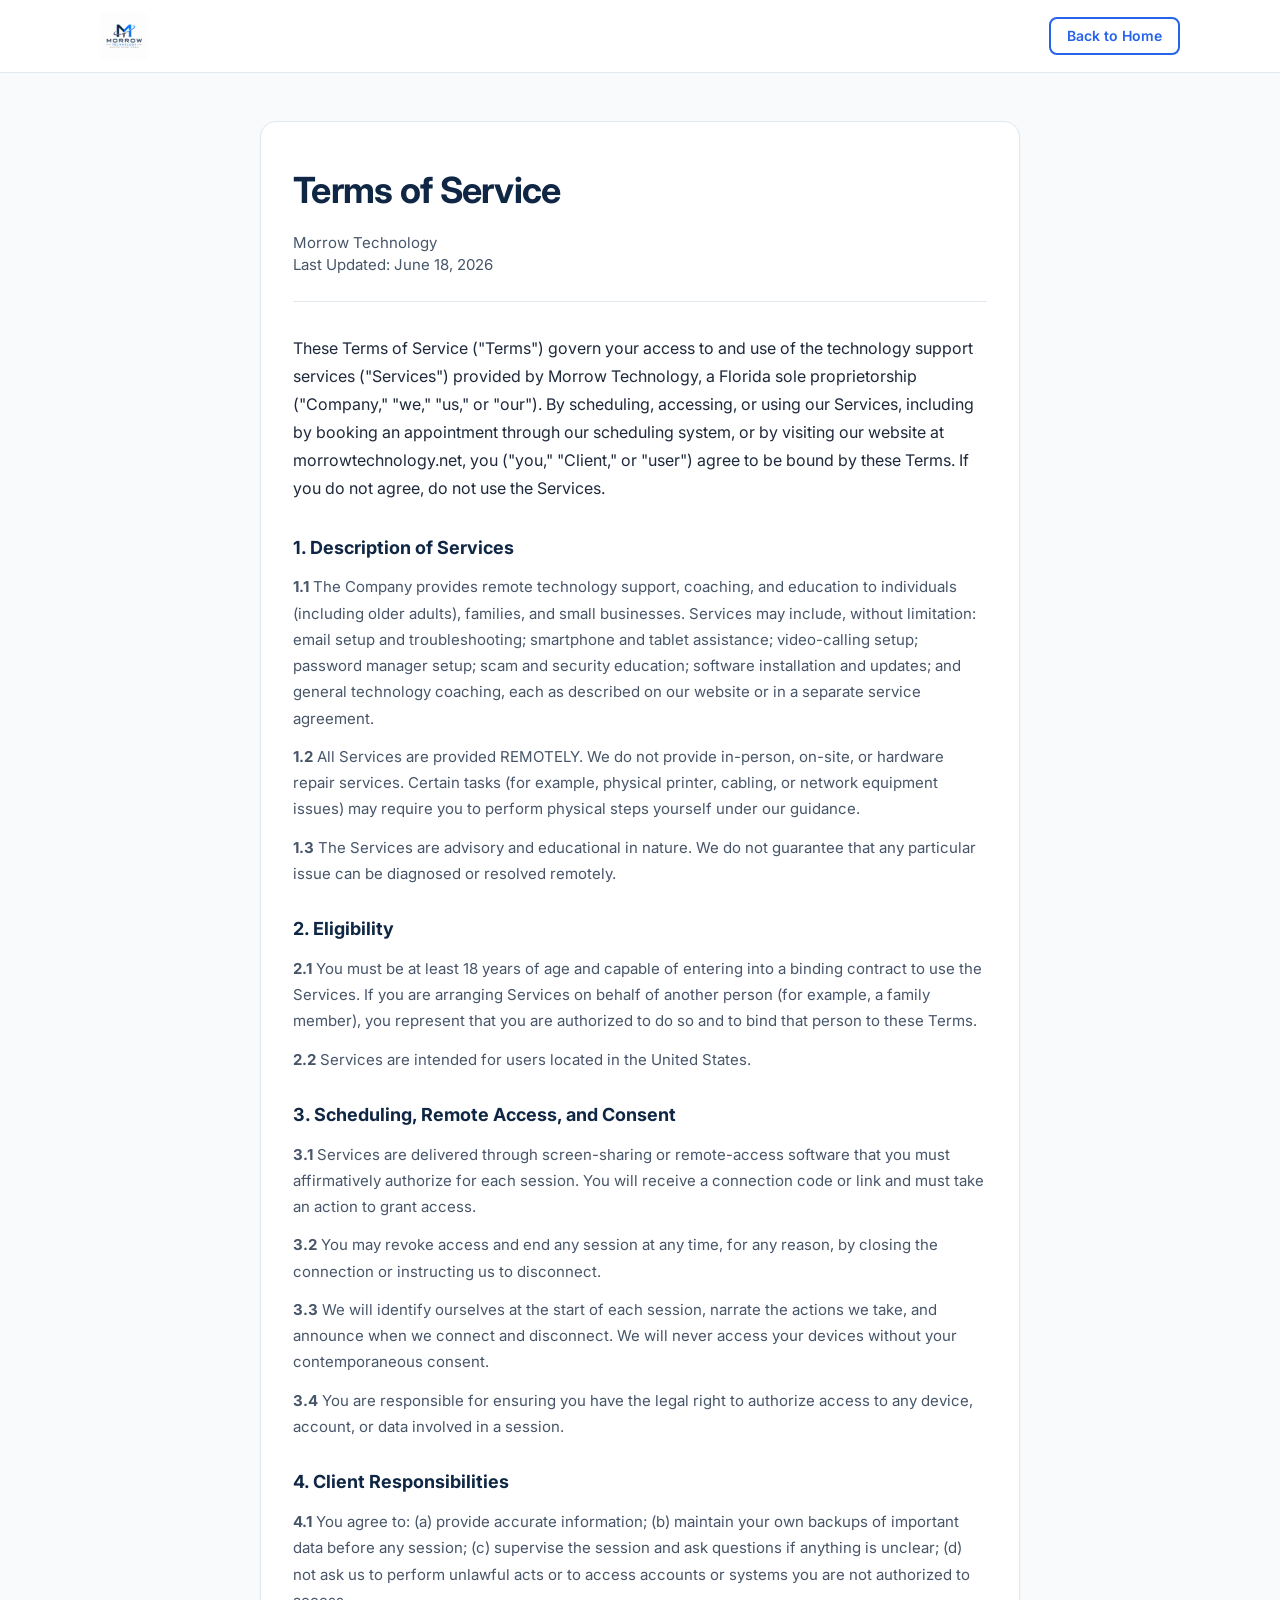
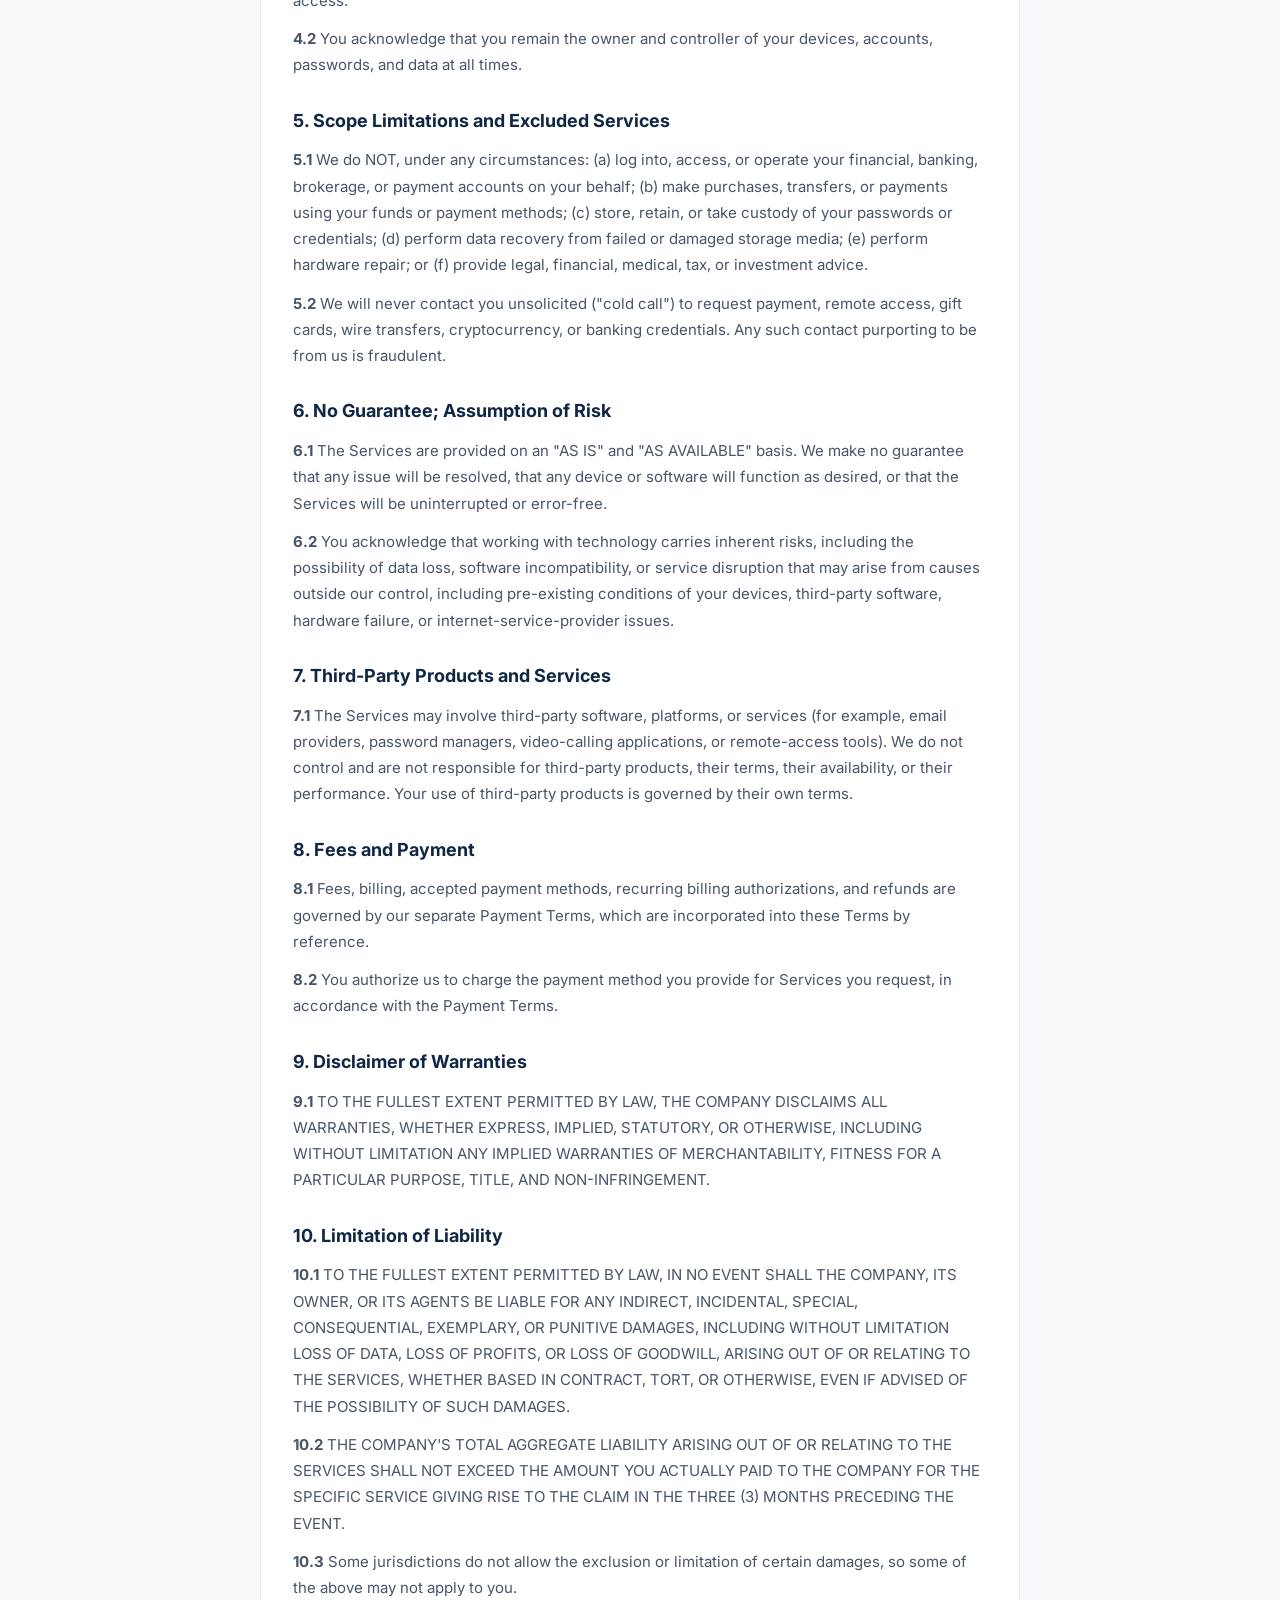
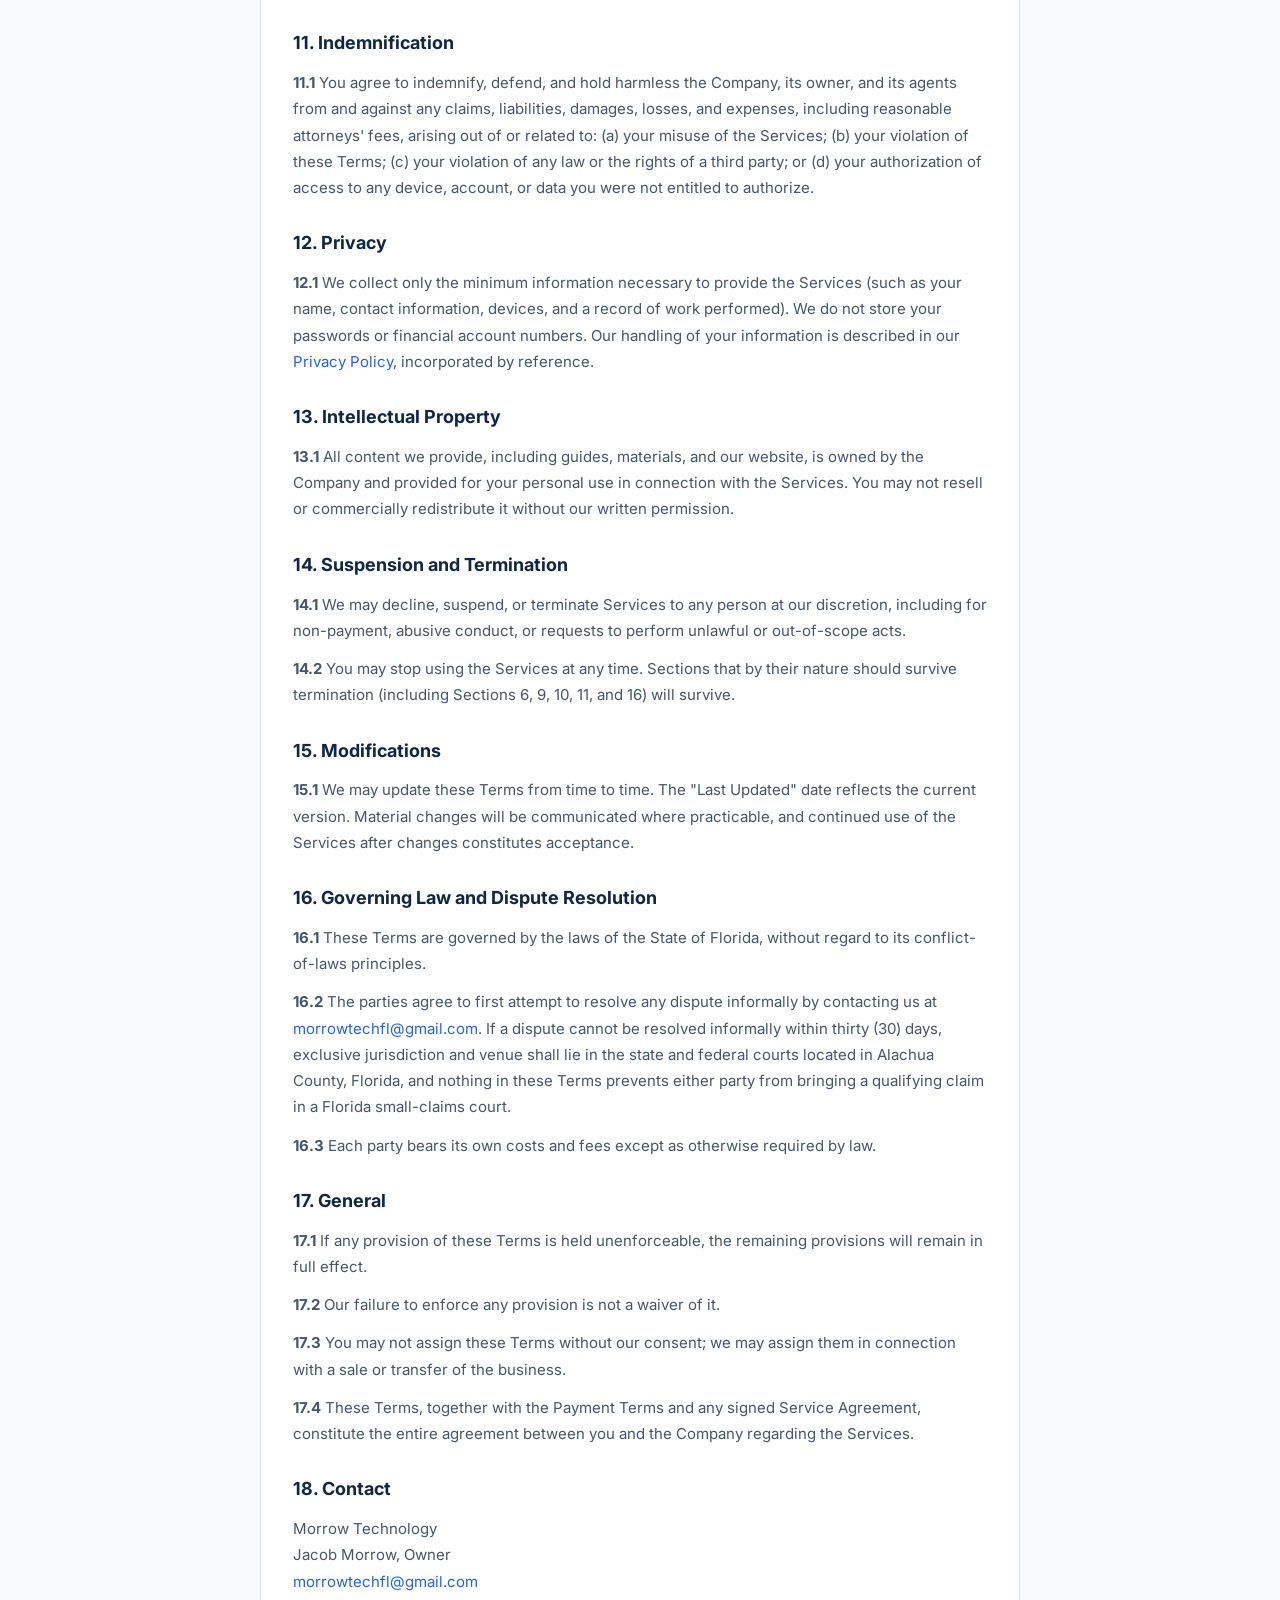
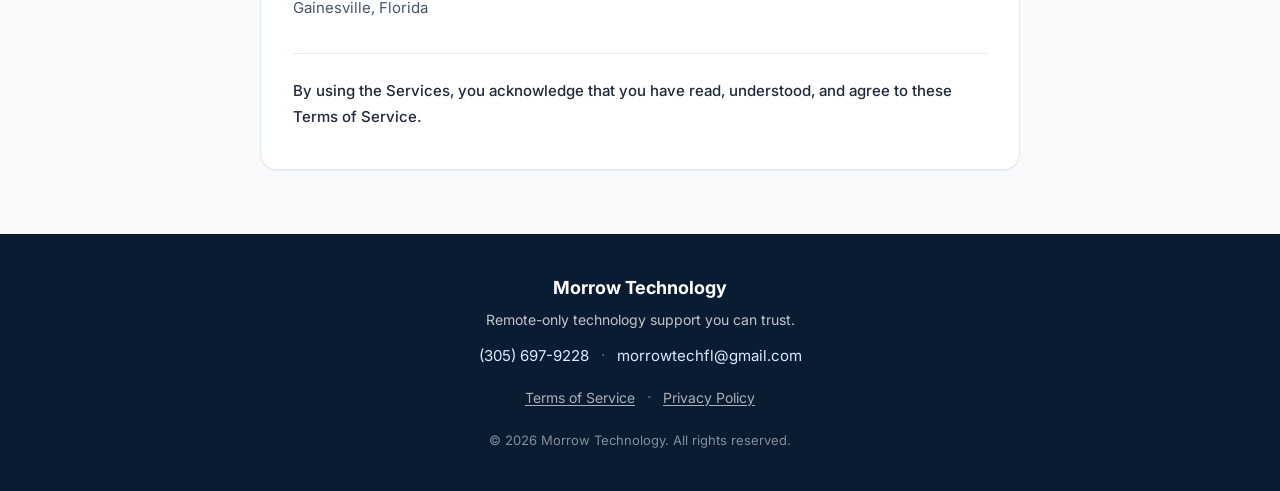
<file: terms.html>
<!DOCTYPE html>
<html lang="en">
<head>
  <meta charset="UTF-8">
  <meta name="viewport" content="width=device-width, initial-scale=1.0">
  <meta name="description" content="Terms of Service for Morrow Technology remote technology support services.">
  <title>Terms of Service | Morrow Technology</title>
  <link rel="icon" type="image/png" href="assets/favicon.png">
  <link rel="apple-touch-icon" href="assets/favicon.png">
  <link rel="preconnect" href="https://fonts.googleapis.com">
  <link rel="preconnect" href="https://fonts.gstatic.com" crossorigin>
  <link href="https://fonts.googleapis.com/css2?family=Inter:wght@400;500;600;700&display=swap" rel="stylesheet">
  <link rel="stylesheet" href="styles.css">
</head>
<body>

  <header class="site-header" id="top">
    <nav class="nav container" aria-label="Main navigation">
      <a href="index.html#top" class="logo" aria-label="Back to home">
        <img src="assets/logo.png" alt="Morrow Technology" class="logo-img">
      </a>
      <a href="index.html" class="btn btn-outline legal-back-link">Back to Home</a>
    </nav>
  </header>

  <main class="legal-page">
    <div class="container">
      <article class="legal-content">
        <header class="legal-header">
          <h1>Terms of Service</h1>
          <p class="legal-meta">Morrow Technology</p>
          <p class="legal-meta">Last Updated: June 18, 2026</p>
        </header>

        <p class="legal-intro">
          These Terms of Service ("Terms") govern your access to and use of the technology support services ("Services") provided by Morrow Technology, a Florida sole proprietorship ("Company," "we," "us," or "our"). By scheduling, accessing, or using our Services, including by booking an appointment through our scheduling system, or by visiting our website at morrowtechnology.net, you ("you," "Client," or "user") agree to be bound by these Terms. If you do not agree, do not use the Services.
        </p>

        <section class="legal-section">
          <h2>1. Description of Services</h2>
          <p><strong>1.1</strong> The Company provides remote technology support, coaching, and education to individuals (including older adults), families, and small businesses. Services may include, without limitation: email setup and troubleshooting; smartphone and tablet assistance; video-calling setup; password manager setup; scam and security education; software installation and updates; and general technology coaching, each as described on our website or in a separate service agreement.</p>
          <p><strong>1.2</strong> All Services are provided REMOTELY. We do not provide in-person, on-site, or hardware repair services. Certain tasks (for example, physical printer, cabling, or network equipment issues) may require you to perform physical steps yourself under our guidance.</p>
          <p><strong>1.3</strong> The Services are advisory and educational in nature. We do not guarantee that any particular issue can be diagnosed or resolved remotely.</p>
        </section>

        <section class="legal-section">
          <h2>2. Eligibility</h2>
          <p><strong>2.1</strong> You must be at least 18 years of age and capable of entering into a binding contract to use the Services. If you are arranging Services on behalf of another person (for example, a family member), you represent that you are authorized to do so and to bind that person to these Terms.</p>
          <p><strong>2.2</strong> Services are intended for users located in the United States.</p>
        </section>

        <section class="legal-section">
          <h2>3. Scheduling, Remote Access, and Consent</h2>
          <p><strong>3.1</strong> Services are delivered through screen-sharing or remote-access software that you must affirmatively authorize for each session. You will receive a connection code or link and must take an action to grant access.</p>
          <p><strong>3.2</strong> You may revoke access and end any session at any time, for any reason, by closing the connection or instructing us to disconnect.</p>
          <p><strong>3.3</strong> We will identify ourselves at the start of each session, narrate the actions we take, and announce when we connect and disconnect. We will never access your devices without your contemporaneous consent.</p>
          <p><strong>3.4</strong> You are responsible for ensuring you have the legal right to authorize access to any device, account, or data involved in a session.</p>
        </section>

        <section class="legal-section">
          <h2>4. Client Responsibilities</h2>
          <p><strong>4.1</strong> You agree to: (a) provide accurate information; (b) maintain your own backups of important data before any session; (c) supervise the session and ask questions if anything is unclear; (d) not ask us to perform unlawful acts or to access accounts or systems you are not authorized to access.</p>
          <p><strong>4.2</strong> You acknowledge that you remain the owner and controller of your devices, accounts, passwords, and data at all times.</p>
        </section>

        <section class="legal-section">
          <h2>5. Scope Limitations and Excluded Services</h2>
          <p><strong>5.1</strong> We do NOT, under any circumstances: (a) log into, access, or operate your financial, banking, brokerage, or payment accounts on your behalf; (b) make purchases, transfers, or payments using your funds or payment methods; (c) store, retain, or take custody of your passwords or credentials; (d) perform data recovery from failed or damaged storage media; (e) perform hardware repair; or (f) provide legal, financial, medical, tax, or investment advice.</p>
          <p><strong>5.2</strong> We will never contact you unsolicited ("cold call") to request payment, remote access, gift cards, wire transfers, cryptocurrency, or banking credentials. Any such contact purporting to be from us is fraudulent.</p>
        </section>

        <section class="legal-section">
          <h2>6. No Guarantee; Assumption of Risk</h2>
          <p><strong>6.1</strong> The Services are provided on an "AS IS" and "AS AVAILABLE" basis. We make no guarantee that any issue will be resolved, that any device or software will function as desired, or that the Services will be uninterrupted or error-free.</p>
          <p><strong>6.2</strong> You acknowledge that working with technology carries inherent risks, including the possibility of data loss, software incompatibility, or service disruption that may arise from causes outside our control, including pre-existing conditions of your devices, third-party software, hardware failure, or internet-service-provider issues.</p>
        </section>

        <section class="legal-section">
          <h2>7. Third-Party Products and Services</h2>
          <p><strong>7.1</strong> The Services may involve third-party software, platforms, or services (for example, email providers, password managers, video-calling applications, or remote-access tools). We do not control and are not responsible for third-party products, their terms, their availability, or their performance. Your use of third-party products is governed by their own terms.</p>
        </section>

        <section class="legal-section">
          <h2>8. Fees and Payment</h2>
          <p><strong>8.1</strong> Fees, billing, accepted payment methods, recurring billing authorizations, and refunds are governed by our separate Payment Terms, which are incorporated into these Terms by reference.</p>
          <p><strong>8.2</strong> You authorize us to charge the payment method you provide for Services you request, in accordance with the Payment Terms.</p>
        </section>

        <section class="legal-section">
          <h2>9. Disclaimer of Warranties</h2>
          <p><strong>9.1</strong> TO THE FULLEST EXTENT PERMITTED BY LAW, THE COMPANY DISCLAIMS ALL WARRANTIES, WHETHER EXPRESS, IMPLIED, STATUTORY, OR OTHERWISE, INCLUDING WITHOUT LIMITATION ANY IMPLIED WARRANTIES OF MERCHANTABILITY, FITNESS FOR A PARTICULAR PURPOSE, TITLE, AND NON-INFRINGEMENT.</p>
        </section>

        <section class="legal-section">
          <h2>10. Limitation of Liability</h2>
          <p><strong>10.1</strong> TO THE FULLEST EXTENT PERMITTED BY LAW, IN NO EVENT SHALL THE COMPANY, ITS OWNER, OR ITS AGENTS BE LIABLE FOR ANY INDIRECT, INCIDENTAL, SPECIAL, CONSEQUENTIAL, EXEMPLARY, OR PUNITIVE DAMAGES, INCLUDING WITHOUT LIMITATION LOSS OF DATA, LOSS OF PROFITS, OR LOSS OF GOODWILL, ARISING OUT OF OR RELATING TO THE SERVICES, WHETHER BASED IN CONTRACT, TORT, OR OTHERWISE, EVEN IF ADVISED OF THE POSSIBILITY OF SUCH DAMAGES.</p>
          <p><strong>10.2</strong> THE COMPANY'S TOTAL AGGREGATE LIABILITY ARISING OUT OF OR RELATING TO THE SERVICES SHALL NOT EXCEED THE AMOUNT YOU ACTUALLY PAID TO THE COMPANY FOR THE SPECIFIC SERVICE GIVING RISE TO THE CLAIM IN THE THREE (3) MONTHS PRECEDING THE EVENT.</p>
          <p><strong>10.3</strong> Some jurisdictions do not allow the exclusion or limitation of certain damages, so some of the above may not apply to you.</p>
        </section>

        <section class="legal-section">
          <h2>11. Indemnification</h2>
          <p><strong>11.1</strong> You agree to indemnify, defend, and hold harmless the Company, its owner, and its agents from and against any claims, liabilities, damages, losses, and expenses, including reasonable attorneys' fees, arising out of or related to: (a) your misuse of the Services; (b) your violation of these Terms; (c) your violation of any law or the rights of a third party; or (d) your authorization of access to any device, account, or data you were not entitled to authorize.</p>
        </section>

        <section class="legal-section">
          <h2>12. Privacy</h2>
          <p><strong>12.1</strong> We collect only the minimum information necessary to provide the Services (such as your name, contact information, devices, and a record of work performed). We do not store your passwords or financial account numbers. Our handling of your information is described in our <a href="privacy.html">Privacy Policy</a>, incorporated by reference.</p>
        </section>

        <section class="legal-section">
          <h2>13. Intellectual Property</h2>
          <p><strong>13.1</strong> All content we provide, including guides, materials, and our website, is owned by the Company and provided for your personal use in connection with the Services. You may not resell or commercially redistribute it without our written permission.</p>
        </section>

        <section class="legal-section">
          <h2>14. Suspension and Termination</h2>
          <p><strong>14.1</strong> We may decline, suspend, or terminate Services to any person at our discretion, including for non-payment, abusive conduct, or requests to perform unlawful or out-of-scope acts.</p>
          <p><strong>14.2</strong> You may stop using the Services at any time. Sections that by their nature should survive termination (including Sections 6, 9, 10, 11, and 16) will survive.</p>
        </section>

        <section class="legal-section">
          <h2>15. Modifications</h2>
          <p><strong>15.1</strong> We may update these Terms from time to time. The "Last Updated" date reflects the current version. Material changes will be communicated where practicable, and continued use of the Services after changes constitutes acceptance.</p>
        </section>

        <section class="legal-section">
          <h2>16. Governing Law and Dispute Resolution</h2>
          <p><strong>16.1</strong> These Terms are governed by the laws of the State of Florida, without regard to its conflict-of-laws principles.</p>
          <p><strong>16.2</strong> The parties agree to first attempt to resolve any dispute informally by contacting us at <a href="mailto:morrowtechfl@gmail.com">morrowtechfl@gmail.com</a>. If a dispute cannot be resolved informally within thirty (30) days, exclusive jurisdiction and venue shall lie in the state and federal courts located in Alachua County, Florida, and nothing in these Terms prevents either party from bringing a qualifying claim in a Florida small-claims court.</p>
          <p><strong>16.3</strong> Each party bears its own costs and fees except as otherwise required by law.</p>
        </section>

        <section class="legal-section">
          <h2>17. General</h2>
          <p><strong>17.1</strong> If any provision of these Terms is held unenforceable, the remaining provisions will remain in full effect.</p>
          <p><strong>17.2</strong> Our failure to enforce any provision is not a waiver of it.</p>
          <p><strong>17.3</strong> You may not assign these Terms without our consent; we may assign them in connection with a sale or transfer of the business.</p>
          <p><strong>17.4</strong> These Terms, together with the Payment Terms and any signed Service Agreement, constitute the entire agreement between you and the Company regarding the Services.</p>
        </section>

        <section class="legal-section">
          <h2>18. Contact</h2>
          <p>
            Morrow Technology<br>
            Jacob Morrow, Owner<br>
            <a href="mailto:morrowtechfl@gmail.com">morrowtechfl@gmail.com</a><br>
            Gainesville, Florida
          </p>
        </section>

        <p class="legal-closing">
          By using the Services, you acknowledge that you have read, understood, and agree to these Terms of Service.
        </p>
      </article>
    </div>
  </main>

  <footer class="site-footer">
    <div class="container footer-inner">
      <p class="footer-brand">Morrow Technology</p>
      <p class="footer-tagline">Remote-only technology support you can trust.</p>
      <p class="footer-contact">
        <a href="tel:+13056979228">(305) 697-9228</a>
        <span class="footer-separator" aria-hidden="true">·</span>
        <a href="mailto:morrowtechfl@gmail.com">morrowtechfl@gmail.com</a>
      </p>
      <p class="footer-legal">
        <a href="terms.html">Terms of Service</a>
        <span class="footer-separator" aria-hidden="true">·</span>
        <a href="privacy.html">Privacy Policy</a>
      </p>
      <p class="footer-copy">&copy; <span id="year"></span> Morrow Technology. All rights reserved.</p>
    </div>
  </footer>

  <script src="script.js"></script>
</body>
</html>
</file>
<file: styles.css>
/* ============================================
   Morrow Technology — Styles
   ============================================
   TODO: Update CSS custom properties below to
   match your final brand colors if needed.
   ============================================ */

:root {
  --navy: #0f2744;
  --navy-dark: #0a1c32;
  --royal: #2563eb;
  --royal-hover: #1d4ed8;
  --royal-light: #dbeafe;
  --white: #ffffff;
  --gray-50: #f8fafc;
  --gray-100: #f1f5f9;
  --gray-200: #e2e8f0;
  --gray-400: #94a3b8;
  --gray-600: #475569;
  --gray-800: #1e293b;
  --shadow-sm: 0 1px 2px rgba(15, 39, 68, 0.06);
  --shadow-md: 0 4px 16px rgba(15, 39, 68, 0.08);
  --shadow-lg: 0 12px 40px rgba(15, 39, 68, 0.12);
  --radius: 12px;
  --radius-lg: 16px;
  --transition: 0.2s ease;
  --font: 'Inter', system-ui, -apple-system, BlinkMacSystemFont, 'Segoe UI', sans-serif;
  --font-display: 'Plus Jakarta Sans', 'Inter', system-ui, sans-serif;
  --header-height: 72px;
}

*,
*::before,
*::after {
  box-sizing: border-box;
  margin: 0;
  padding: 0;
}

html {
  scroll-behavior: smooth;
  scroll-padding-top: var(--header-height);
}

.page-top-anchor {
  display: block;
  width: 0;
  height: 0;
  overflow: hidden;
  scroll-margin-top: 0;
}

body {
  font-family: var(--font);
  font-size: 1rem;
  line-height: 1.6;
  color: var(--gray-800);
  background: var(--white);
  -webkit-font-smoothing: antialiased;
}

img {
  max-width: 100%;
  display: block;
}

a {
  color: var(--royal);
  text-decoration: none;
  transition: color var(--transition);
}

a:hover {
  color: var(--royal-hover);
}

ul {
  list-style: none;
}

.container {
  width: 100%;
  max-width: 1120px;
  margin: 0 auto;
  padding: 0 1.25rem;
}

/* ========== Buttons ========== */

.btn {
  display: inline-flex;
  align-items: center;
  justify-content: center;
  gap: 0.5rem;
  padding: 0.75rem 1.5rem;
  font-family: var(--font);
  font-size: 0.9375rem;
  font-weight: 600;
  line-height: 1.25;
  border-radius: 8px;
  border: 2px solid transparent;
  cursor: pointer;
  transition: background var(--transition), color var(--transition), border-color var(--transition), transform var(--transition);
  text-align: center;
  white-space: nowrap;
}

.btn:hover {
  transform: translateY(-1px);
}

.btn-primary {
  background: var(--royal);
  color: var(--white);
  border-color: var(--royal);
}

.btn-primary:hover {
  background: var(--royal-hover);
  border-color: var(--royal-hover);
  color: var(--white);
}

.btn-secondary {
  background: var(--white);
  color: var(--navy);
  border-color: var(--gray-200);
}

.btn-secondary:hover {
  background: var(--gray-50);
  border-color: var(--gray-400);
  color: var(--navy);
}

.btn-outline {
  background: transparent;
  color: var(--royal);
  border-color: var(--royal);
}

.btn-outline:hover {
  background: var(--royal-light);
  color: var(--royal-hover);
}

.btn-block {
  width: 100%;
}

.btn-lg {
  padding: 0.875rem 1.75rem;
  font-size: 1rem;
}

.inline-link {
  font-weight: 500;
  text-decoration: underline;
  text-underline-offset: 2px;
}

/* ========== Header / Nav ========== */

.site-header {
  position: sticky;
  top: 0;
  z-index: 100;
  background: rgba(255, 255, 255, 0.95);
  backdrop-filter: blur(10px);
  border-bottom: 1px solid var(--gray-200);
}

.nav {
  display: flex;
  align-items: center;
  justify-content: space-between;
  height: var(--header-height);
}

.logo {
  display: flex;
  align-items: center;
  gap: 0.5rem;
  color: var(--navy);
  font-weight: 700;
  font-size: 1.125rem;
  letter-spacing: -0.02em;
}

.logo:hover {
  color: var(--royal);
}

.logo-img {
  height: 48px;
  width: auto;
  display: block;
  background: var(--white);
  border-radius: 6px;
}

.nav-menu {
  display: flex;
  align-items: center;
  gap: 2rem;
}

.nav-menu a {
  color: var(--gray-600);
  font-size: 0.9375rem;
  font-weight: 500;
}

.nav-menu a:hover {
  color: var(--navy);
}

.nav-cta {
  padding: 0.5rem 1rem;
  background: var(--navy);
  color: var(--white) !important;
  border-radius: 8px;
}

.nav-cta:hover {
  background: var(--royal);
  color: var(--white) !important;
}

.nav-toggle {
  display: none;
  flex-direction: column;
  gap: 5px;
  background: none;
  border: none;
  cursor: pointer;
  padding: 0.5rem;
}

.nav-toggle-bar {
  display: block;
  width: 22px;
  height: 2px;
  background: var(--navy);
  border-radius: 2px;
  transition: transform var(--transition), opacity var(--transition);
}

/* ========== Hero ========== */

.hero {
  position: relative;
  background: linear-gradient(160deg, var(--navy) 0%, var(--navy-dark) 50%, #0d2240 100%);
  color: var(--white);
  padding: 4.5rem 0 5rem;
  overflow: hidden;
}

.hero-bg {
  position: absolute;
  inset: 0;
  background:
    radial-gradient(circle at 85% 20%, rgba(37, 99, 235, 0.22) 0%, transparent 45%),
    radial-gradient(circle at 10% 80%, rgba(37, 99, 235, 0.12) 0%, transparent 40%);
  pointer-events: none;
}

.hero-inner {
  position: relative;
  z-index: 1;
  display: grid;
  grid-template-columns: 1fr 1fr;
  gap: 3rem;
  align-items: center;
}

.eyebrow {
  display: inline-block;
  font-size: 0.8125rem;
  font-weight: 600;
  text-transform: uppercase;
  letter-spacing: 0.08em;
  color: var(--royal-light);
  margin-bottom: 1rem;
}

.hero h1 {
  font-family: var(--font-display);
  font-size: clamp(2rem, 5vw, 3.25rem);
  font-weight: 700;
  line-height: 1.15;
  letter-spacing: -0.03em;
  margin-bottom: 1.25rem;
}

.hero-subheadline {
  font-size: 1.125rem;
  line-height: 1.7;
  color: rgba(255, 255, 255, 0.85);
  margin-bottom: 2rem;
  max-width: 540px;
}

.hero-actions {
  display: flex;
  flex-wrap: wrap;
  gap: 0.75rem;
  margin-bottom: 1.75rem;
  position: relative;
  z-index: 2;
}

.hero .btn-secondary {
  background: transparent;
  color: var(--white);
  border-color: rgba(255, 255, 255, 0.35);
}

.hero .btn-secondary:hover {
  background: rgba(255, 255, 255, 0.1);
  border-color: rgba(255, 255, 255, 0.6);
  color: var(--white);
}

.trust-line {
  display: flex;
  align-items: center;
  gap: 0.4rem;
  font-size: 0.875rem;
  color: rgba(255, 255, 255, 0.7);
  position: relative;
  z-index: 2;
}

.trust-icon {
  width: 16px;
  height: 16px;
  flex-shrink: 0;
  color: var(--royal-light);
}

.hero .inline-link {
  color: var(--royal-light);
}

.hero .inline-link:hover {
  color: var(--white);
}

.hero-visual {
  display: flex;
  justify-content: center;
  align-items: center;
}

.hero-banner {
  width: 100%;
  max-width: 540px;
  height: auto;
  border-radius: var(--radius-lg);
  box-shadow: 0 24px 60px rgba(0, 0, 0, 0.28);
  border: 1px solid rgba(255, 255, 255, 0.12);
  display: block;
}

/* ========== Trust Strip ========== */

.trust-strip {
  background: var(--white);
  border-bottom: 1px solid var(--gray-200);
  padding: 1.5rem 0;
}

.trust-strip-inner {
  display: grid;
  grid-template-columns: repeat(4, 1fr);
  gap: 1rem;
}

.trust-stat {
  text-align: center;
  padding: 0.5rem;
}

.trust-stat-value {
  display: block;
  font-family: var(--font-display);
  font-size: 1.125rem;
  font-weight: 700;
  color: var(--navy);
  margin-bottom: 0.2rem;
}

.trust-stat-label {
  display: block;
  font-size: 0.8125rem;
  color: var(--gray-600);
}

/* ========== Sections ========== */

.section {
  padding: 5rem 0;
}

.section-alt {
  background: var(--gray-50);
}

.section-header {
  text-align: center;
  max-width: 640px;
  margin: 0 auto 3rem;
}

.section-label {
  display: inline-block;
  font-size: 0.75rem;
  font-weight: 700;
  text-transform: uppercase;
  letter-spacing: 0.1em;
  color: var(--royal);
  margin-bottom: 0.75rem;
}

.section-header h2 {
  font-family: var(--font-display);
  font-size: clamp(1.75rem, 4vw, 2.35rem);
  font-weight: 700;
  color: var(--navy);
  letter-spacing: -0.02em;
  margin-bottom: 0.75rem;
}

.section-header p {
  font-size: 1.0625rem;
  color: var(--gray-600);
}

/* ========== Cards ========== */

.card-grid {
  display: grid;
  gap: 1.5rem;
}

.services-grid {
  grid-template-columns: repeat(3, 1fr);
}

.card {
  background: var(--white);
  border: 1px solid var(--gray-200);
  border-radius: var(--radius);
  padding: 1.75rem;
  box-shadow: var(--shadow-sm);
  transition: box-shadow var(--transition), transform var(--transition), border-color var(--transition);
}

.service-card {
  border-top: 3px solid transparent;
}

.service-card:hover {
  border-top-color: var(--royal);
}

.card:hover {
  box-shadow: var(--shadow-md);
  transform: translateY(-2px);
}

.card-icon {
  display: flex;
  align-items: center;
  justify-content: center;
  width: 48px;
  height: 48px;
  background: var(--royal-light);
  color: var(--royal);
  border-radius: 10px;
  margin-bottom: 1.25rem;
}

.card-icon svg {
  width: 24px;
  height: 24px;
}

.service-card h3 {
  font-size: 1.125rem;
  font-weight: 600;
  color: var(--navy);
  margin-bottom: 0.5rem;
}

.service-card p {
  font-size: 0.9375rem;
  color: var(--gray-600);
  line-height: 1.65;
}

/* ========== Steps ========== */

.steps {
  display: grid;
  grid-template-columns: repeat(4, 1fr);
  gap: 1.25rem;
  counter-reset: none;
  position: relative;
}

.step-card {
  background: var(--white);
  border: 1px solid var(--gray-200);
  border-radius: var(--radius);
  padding: 1.5rem;
  display: flex;
  flex-direction: column;
  gap: 1rem;
  box-shadow: var(--shadow-sm);
  transition: transform var(--transition), box-shadow var(--transition);
}

.step-card:hover {
  transform: translateY(-3px);
  box-shadow: var(--shadow-md);
}

.step-number {
  display: flex;
  align-items: center;
  justify-content: center;
  width: 36px;
  height: 36px;
  background: var(--navy);
  color: var(--white);
  font-size: 0.9375rem;
  font-weight: 700;
  border-radius: 50%;
  flex-shrink: 0;
}

.step-card h3 {
  font-size: 1rem;
  font-weight: 600;
  color: var(--navy);
  margin-bottom: 0.35rem;
}

.step-card p {
  font-size: 0.875rem;
  color: var(--gray-600);
  line-height: 1.6;
}

/* ========== Pricing ========== */

.pricing-grid {
  grid-template-columns: repeat(3, 1fr);
  align-items: stretch;
}

.pricing-card {
  display: flex;
  flex-direction: column;
  text-align: center;
  position: relative;
}

.pricing-card-featured {
  border-color: var(--royal);
  box-shadow: var(--shadow-lg);
}

.pricing-badge {
  position: absolute;
  top: -12px;
  left: 50%;
  transform: translateX(-50%);
  background: var(--royal);
  color: var(--white);
  font-size: 0.75rem;
  font-weight: 600;
  padding: 0.25rem 0.875rem;
  border-radius: 100px;
  white-space: nowrap;
}

.pricing-card h3 {
  font-size: 1.125rem;
  font-weight: 600;
  color: var(--navy);
  margin-bottom: 0.75rem;
}

.price {
  margin-bottom: 0.75rem;
}

.price-amount {
  font-size: 2.5rem;
  font-weight: 700;
  color: var(--navy);
  letter-spacing: -0.02em;
}

.price-custom {
  font-size: 1.5rem;
}

.pricing-desc {
  font-size: 0.9375rem;
  color: var(--gray-600);
  margin-bottom: 1.5rem;
  flex-grow: 1;
}

.pricing-card .btn {
  position: relative;
  z-index: 2;
}

.disclaimer {
  text-align: center;
  font-size: 0.875rem;
  color: var(--gray-600);
  margin-top: 2rem;
  max-width: 560px;
  margin-left: auto;
  margin-right: auto;
}

/* ========== Benefits ========== */

.benefits-grid {
  display: grid;
  grid-template-columns: repeat(3, 1fr);
  gap: 1rem;
}

.benefit-card {
  display: flex;
  align-items: flex-start;
  gap: 0.75rem;
  background: var(--white);
  border: 1px solid var(--gray-200);
  border-radius: var(--radius);
  padding: 1.25rem 1.5rem;
  font-size: 0.9375rem;
  font-weight: 500;
  color: var(--gray-800);
  box-shadow: var(--shadow-sm);
}

.benefit-card-wide {
  grid-column: 1 / -1;
  justify-content: center;
}

.benefit-icon {
  display: flex;
  align-items: center;
  justify-content: center;
  width: 24px;
  height: 24px;
  background: var(--royal-light);
  color: var(--royal);
  border-radius: 50%;
  font-size: 0.75rem;
  font-weight: 700;
  flex-shrink: 0;
  margin-top: 1px;
}

/* ========== About ========== */

.about-grid {
  display: grid;
  grid-template-columns: minmax(280px, 360px) minmax(0, 1fr);
  gap: clamp(2rem, 5vw, 4.5rem);
  align-items: start;
  max-width: 1040px;
  margin: 0 auto;
}

.about-photo-wrap {
  position: relative;
  width: 100%;
}

.about-photo-wrap::before {
  content: '';
  position: absolute;
  inset: -12px -12px 12px 12px;
  border-radius: var(--radius-lg);
  background: linear-gradient(135deg, var(--royal-light) 0%, rgba(37, 99, 235, 0.15) 100%);
  z-index: 0;
}

.about-photo {
  position: relative;
  z-index: 1;
  width: 100%;
  height: auto;
  border-radius: var(--radius-lg);
  object-fit: cover;
  aspect-ratio: 4 / 5;
  box-shadow: var(--shadow-lg);
  border: 4px solid var(--white);
}

.about-content .section-label {
  display: block;
  text-align: left;
  margin-bottom: 0.75rem;
}

.about-content {
  padding-top: 0.25rem;
}

.about-content h2 {
  font-family: var(--font-display);
  font-size: clamp(1.75rem, 3.5vw, 2.25rem);
  font-weight: 700;
  color: var(--navy);
  letter-spacing: -0.02em;
  margin-bottom: 1.5rem;
  line-height: 1.2;
}

.about-content p {
  font-size: 1.0125rem;
  line-height: 1.8;
  color: var(--gray-600);
  margin-bottom: 1.125rem;
}

.about-tagline {
  font-family: var(--font-display);
  font-size: 1.125rem;
  font-weight: 700;
  color: var(--royal) !important;
  letter-spacing: 0.04em;
  margin-top: 1.5rem !important;
  margin-bottom: 0.5rem !important;
}

.about-signature {
  font-size: 0.9375rem !important;
  font-weight: 600;
  color: var(--navy) !important;
  margin-bottom: 0 !important;
}

/* ========== Testimonials ========== */

.testimonials-grid {
  display: grid;
  grid-template-columns: repeat(3, 1fr);
  gap: 1.5rem;
  align-items: stretch;
}

.testimonial-card {
  background: var(--white);
  border: 1px solid var(--gray-200);
  border-radius: var(--radius-lg);
  padding: 1.75rem;
  box-shadow: var(--shadow-sm);
  display: flex;
  flex-direction: column;
  transition: transform var(--transition), box-shadow var(--transition);
}

.testimonial-card:hover {
  transform: translateY(-4px);
  box-shadow: var(--shadow-md);
}

.testimonial-card-featured {
  border-color: var(--royal);
  box-shadow: var(--shadow-lg);
  background: linear-gradient(180deg, var(--white) 0%, #f8fbff 100%);
}

.testimonial-stars {
  color: #f59e0b;
  font-size: 0.9375rem;
  letter-spacing: 0.1em;
  margin-bottom: 1rem;
}

.testimonial-card blockquote {
  flex-grow: 1;
  margin: 0 0 1.5rem;
}

.testimonial-card blockquote p {
  font-size: 0.96875rem;
  line-height: 1.75;
  color: var(--gray-800);
  font-style: italic;
}

.testimonial-author {
  display: flex;
  align-items: center;
  gap: 0.875rem;
  padding-top: 1.25rem;
  border-top: 1px solid var(--gray-200);
}

.testimonial-avatar {
  display: flex;
  align-items: center;
  justify-content: center;
  width: 44px;
  height: 44px;
  border-radius: 50%;
  background: linear-gradient(135deg, var(--navy) 0%, var(--royal) 100%);
  color: var(--white);
  font-size: 0.8125rem;
  font-weight: 700;
  flex-shrink: 0;
}

.testimonial-author cite {
  display: block;
  font-style: normal;
  font-weight: 600;
  color: var(--navy);
  font-size: 0.9375rem;
}

.testimonial-meta {
  display: block;
  font-size: 0.8125rem;
  color: var(--gray-600);
  margin-top: 0.15rem;
}

/* ========== CTA Band ========== */

.cta-band {
  background: linear-gradient(135deg, var(--navy) 0%, #1e3a5f 100%);
  padding: 3.5rem 0;
}

.cta-band-inner {
  display: flex;
  align-items: center;
  justify-content: space-between;
  gap: 2rem;
}

.cta-band h2 {
  font-family: var(--font-display);
  font-size: clamp(1.5rem, 3vw, 2rem);
  font-weight: 700;
  color: var(--white);
  margin-bottom: 0.5rem;
  letter-spacing: -0.02em;
}

.cta-band p {
  color: rgba(255, 255, 255, 0.8);
  font-size: 1.0625rem;
  max-width: 480px;
}

.cta-band .btn-primary:hover {
  color: var(--white);
}

/* ========== Security ========== */

.security-section {
  padding: 3rem 0;
}

.security-card {
  display: flex;
  align-items: flex-start;
  gap: 1.5rem;
  background: var(--navy);
  color: var(--white);
  border-radius: var(--radius-lg);
  padding: 2.5rem;
  box-shadow: var(--shadow-lg);
}

.security-icon {
  flex-shrink: 0;
  width: 56px;
  height: 56px;
  display: flex;
  align-items: center;
  justify-content: center;
  background: rgba(37, 99, 235, 0.25);
  border-radius: 12px;
}

.security-icon svg {
  width: 28px;
  height: 28px;
  color: #93c5fd;
}

.security-card h2 {
  font-size: 1.5rem;
  font-weight: 700;
  margin-bottom: 0.75rem;
  letter-spacing: -0.02em;
}

.security-card p {
  font-size: 1rem;
  line-height: 1.7;
  color: rgba(255, 255, 255, 0.85);
}

/* ========== FAQ ========== */

.faq-list {
  max-width: 720px;
  margin: 0 auto;
  display: flex;
  flex-direction: column;
  gap: 0.75rem;
}

.faq-item {
  background: var(--white);
  border: 1px solid var(--gray-200);
  border-radius: var(--radius);
  overflow: hidden;
  box-shadow: var(--shadow-sm);
}

.faq-item summary {
  padding: 1.25rem 1.5rem;
  font-weight: 600;
  color: var(--navy);
  cursor: pointer;
  list-style: none;
  display: flex;
  align-items: center;
  justify-content: space-between;
  gap: 1rem;
  transition: background var(--transition);
}

.faq-item summary::-webkit-details-marker {
  display: none;
}

.faq-item summary::after {
  content: '+';
  font-size: 1.25rem;
  font-weight: 400;
  color: var(--royal);
  flex-shrink: 0;
  transition: transform var(--transition);
}

.faq-item[open] summary::after {
  transform: rotate(45deg);
}

.faq-item summary:hover {
  background: var(--gray-50);
}

.faq-item p {
  padding: 0 1.5rem 1.25rem;
  font-size: 0.9375rem;
  color: var(--gray-600);
  line-height: 1.65;
}

/* ========== Contact ========== */

.contact-section {
  padding-bottom: 5rem;
}

.contact-card {
  text-align: center;
  background: linear-gradient(160deg, var(--gray-50) 0%, var(--white) 100%);
  border: 1px solid var(--gray-200);
  border-radius: var(--radius-lg);
  padding: 3.5rem 2rem;
  box-shadow: var(--shadow-lg);
  position: relative;
  overflow: hidden;
}

.contact-card::before {
  content: '';
  position: absolute;
  top: 0;
  left: 0;
  right: 0;
  height: 4px;
  background: linear-gradient(90deg, var(--navy), var(--royal));
}

.contact-card h2 {
  font-family: var(--font-display);
  font-size: clamp(1.75rem, 4vw, 2.25rem);
  font-weight: 700;
  color: var(--navy);
  letter-spacing: -0.02em;
  margin-bottom: 0.75rem;
}

.contact-subtext {
  font-size: 1.0625rem;
  color: var(--gray-600);
  margin-bottom: 1.5rem;
}

.contact-info {
  margin-bottom: 2rem;
}

.contact-phone,
.contact-email {
  font-size: 1.125rem;
  font-weight: 600;
}

.contact-phone {
  margin-bottom: 0.35rem;
}

.contact-phone a,
.contact-email a {
  color: var(--royal);
}

.footer-separator {
  margin: 0 0.5rem;
  color: rgba(255, 255, 255, 0.35);
}

.contact-actions {
  display: flex;
  flex-wrap: wrap;
  gap: 0.75rem;
  justify-content: center;
}

/* ========== Footer ========== */

.site-footer {
  background: var(--navy-dark);
  color: rgba(255, 255, 255, 0.75);
  padding: 2.5rem 0;
  text-align: center;
}

.footer-brand {
  font-size: 1.125rem;
  font-weight: 700;
  color: var(--white);
  margin-bottom: 0.35rem;
}

.footer-tagline {
  font-size: 0.875rem;
  margin-bottom: 0.75rem;
}

.footer-contact a {
  color: var(--royal-light);
  font-size: 0.9375rem;
}

.footer-contact a:hover {
  color: var(--white);
}

.footer-copy {
  font-size: 0.8125rem;
  margin-top: 1.25rem;
  color: rgba(255, 255, 255, 0.5);
}

.footer-legal {
  margin-top: 1rem;
}

.footer-legal a {
  color: rgba(255, 255, 255, 0.65);
  font-size: 0.875rem;
  text-decoration: underline;
  text-underline-offset: 2px;
}

.footer-legal a:hover {
  color: var(--white);
}

/* ========== Legal Pages ========== */

.legal-page {
  padding: 3rem 0 4rem;
  background: var(--gray-50);
}

.legal-back-link {
  padding: 0.5rem 1rem;
  font-size: 0.875rem;
}

.legal-content {
  max-width: 760px;
  margin: 0 auto;
  background: var(--white);
  border: 1px solid var(--gray-200);
  border-radius: var(--radius-lg);
  padding: 2.5rem 2rem;
  box-shadow: var(--shadow-sm);
}

.legal-header {
  margin-bottom: 2rem;
  padding-bottom: 1.5rem;
  border-bottom: 1px solid var(--gray-200);
}

.legal-header h1 {
  font-size: clamp(1.75rem, 4vw, 2.25rem);
  font-weight: 700;
  color: var(--navy);
  letter-spacing: -0.02em;
  margin-bottom: 0.75rem;
}

.legal-meta {
  font-size: 0.9375rem;
  color: var(--gray-600);
  line-height: 1.5;
}

.legal-intro {
  font-size: 1rem;
  line-height: 1.75;
  color: var(--gray-800);
  margin-bottom: 2rem;
}

.legal-section {
  margin-bottom: 1.75rem;
}

.legal-section h2 {
  font-size: 1.125rem;
  font-weight: 700;
  color: var(--navy);
  margin-bottom: 0.75rem;
}

.legal-section p {
  font-size: 0.9375rem;
  line-height: 1.75;
  color: var(--gray-600);
  margin-bottom: 0.75rem;
}

.legal-section p:last-child {
  margin-bottom: 0;
}

.legal-list {
  list-style: disc;
  padding-left: 1.5rem;
  margin: 0.5rem 0 0.75rem;
}

.legal-list li {
  font-size: 0.9375rem;
  line-height: 1.75;
  color: var(--gray-600);
  margin-bottom: 0.35rem;
}

.legal-closing {
  margin-top: 2rem;
  padding-top: 1.5rem;
  border-top: 1px solid var(--gray-200);
  font-size: 0.9375rem;
  font-weight: 500;
  color: var(--gray-800);
  line-height: 1.7;
}

@media (max-width: 768px) {
  .legal-content {
    padding: 2rem 1.25rem;
  }

  .legal-back-link {
    display: none;
  }
}

/* ========== Responsive ========== */

@media (max-width: 960px) {
  .hero-inner {
    grid-template-columns: 1fr;
    text-align: center;
  }

  .hero-subheadline {
    margin-left: auto;
    margin-right: auto;
  }

  .hero-actions {
    justify-content: center;
  }

  .trust-line {
    justify-content: center;
  }

  .hero-visual {
    order: 0;
    margin-top: 0.5rem;
  }

  .hero-banner {
    max-width: 640px;
    margin: 0 auto;
  }

  .services-grid,
  .pricing-grid,
  .testimonials-grid {
    grid-template-columns: repeat(2, 1fr);
  }

  .about-grid {
    grid-template-columns: minmax(240px, 320px) minmax(0, 1fr);
    gap: 2.5rem;
  }

  .trust-strip-inner {
    grid-template-columns: repeat(2, 1fr);
  }

  .cta-band-inner {
    flex-direction: column;
    text-align: center;
  }

  .cta-band p {
    max-width: none;
  }

  .steps {
    grid-template-columns: repeat(2, 1fr);
  }

  .benefits-grid {
    grid-template-columns: repeat(2, 1fr);
  }
}

@media (max-width: 720px) {
  .about-grid {
    grid-template-columns: 1fr;
    gap: 2rem;
    max-width: 520px;
  }

  .about-photo-wrap {
    max-width: 320px;
    margin: 0 auto;
  }

  .about-content .section-label,
  .about-content h2,
  .about-tagline {
    text-align: center;
  }
}

@media (max-width: 768px) {
  .nav-toggle {
    display: flex;
  }

  .nav-menu {
    position: fixed;
    top: var(--header-height);
    left: 0;
    right: 0;
    background: var(--white);
    flex-direction: column;
    align-items: stretch;
    gap: 0;
    padding: 1rem 0;
    border-bottom: 1px solid var(--gray-200);
    box-shadow: var(--shadow-md);
    transform: translateY(-120%);
    opacity: 0;
    visibility: hidden;
    transition: transform var(--transition), opacity var(--transition), visibility var(--transition);
  }

  .nav-menu.is-open {
    transform: translateY(0);
    opacity: 1;
    visibility: visible;
  }

  .nav-menu li a {
    display: block;
    padding: 0.875rem 1.25rem;
  }

  .nav-cta {
    margin: 0.5rem 1.25rem 0;
    text-align: center;
  }

  .nav-toggle[aria-expanded="true"] .nav-toggle-bar:nth-child(1) {
    transform: translateY(7px) rotate(45deg);
  }

  .nav-toggle[aria-expanded="true"] .nav-toggle-bar:nth-child(2) {
    opacity: 0;
  }

  .nav-toggle[aria-expanded="true"] .nav-toggle-bar:nth-child(3) {
    transform: translateY(-7px) rotate(-45deg);
  }

  .section {
    padding: 3.5rem 0;
  }

  .hero {
    padding: 3rem 0 4rem;
  }

  .services-grid,
  .pricing-grid,
  .steps,
  .benefits-grid,
  .testimonials-grid {
    grid-template-columns: 1fr;
  }

  .trust-strip-inner {
    grid-template-columns: 1fr 1fr;
  }

  .benefit-card-wide {
    grid-column: auto;
  }

  .security-card {
    flex-direction: column;
    padding: 2rem 1.5rem;
  }

  .contact-card {
    padding: 2.5rem 1.5rem;
  }

  .btn {
    width: 100%;
  }

  .hero-actions .btn,
  .contact-actions .btn {
    width: auto;
    flex: 1 1 auto;
    min-width: 140px;
  }
}

@media (max-width: 400px) {
  .hero-actions,
  .contact-actions {
    flex-direction: column;
  }

  .hero-actions .btn,
  .contact-actions .btn {
    width: 100%;
  }
}
</file>
